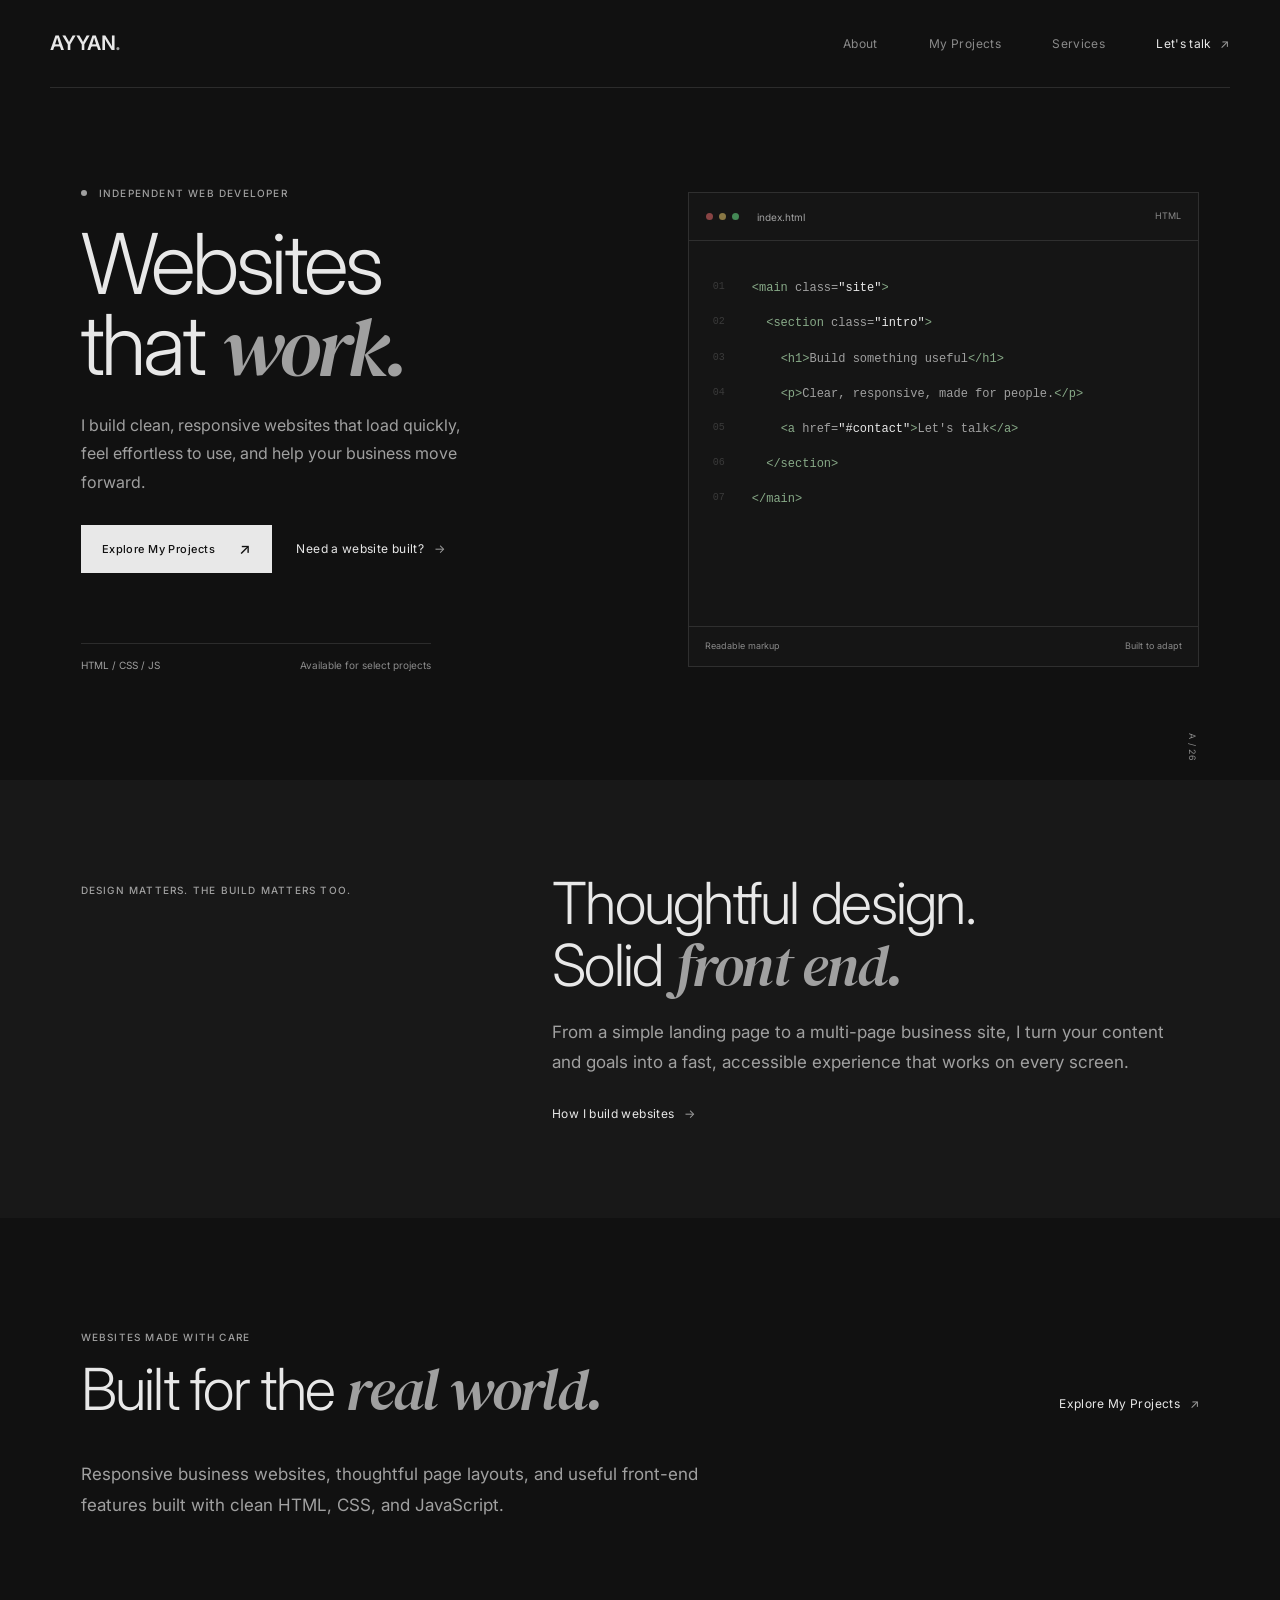
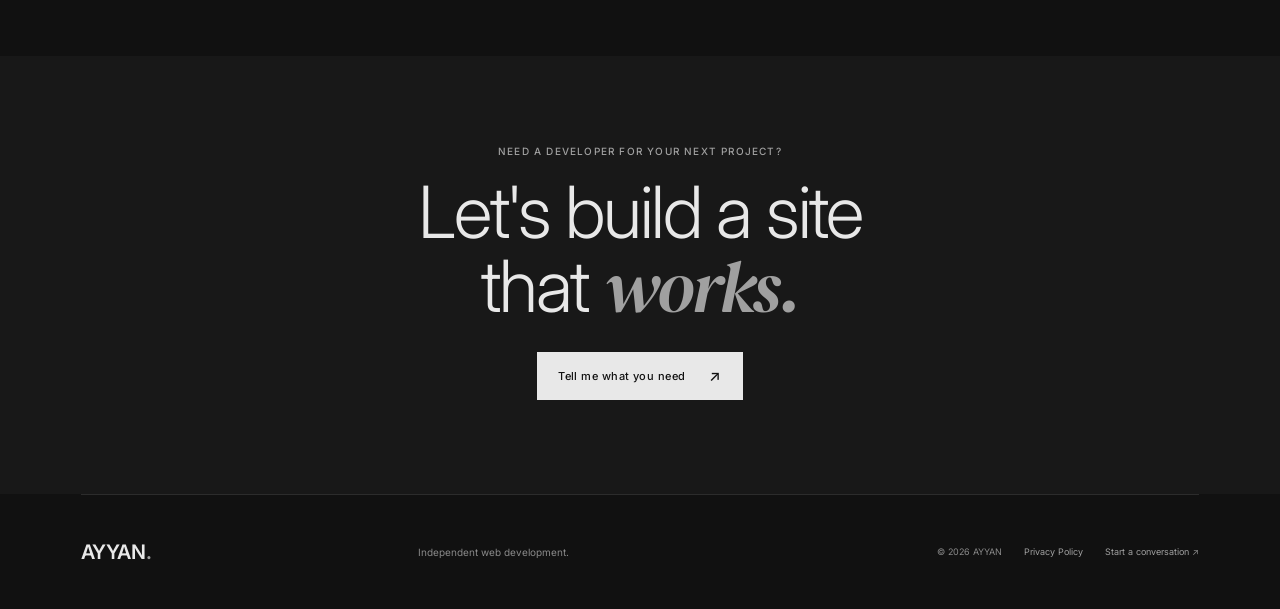
<file: index.html>
<!doctype html>
<html lang="en">
<head>
  <meta charset="utf-8">
  <meta name="viewport" content="width=device-width, initial-scale=1">
  <meta name="theme-color" content="#111111">
  <meta name="description" content="AYYAN builds fast, responsive websites and front-end experiences for independent businesses and growing teams.">
  <title>AYYAN — Web Developer</title>
  <link rel="canonical" href="https://ayyan.gt.tc/">
  <meta property="og:url" content="https://ayyan.gt.tc/">
  <meta property="og:type" content="website">
  <meta property="og:site_name" content="AYYAN">
  <meta property="og:title" content="AYYAN — Web Developer">
  <meta property="og:description" content="AYYAN builds fast, responsive websites and front-end experiences for independent businesses and growing teams.">
  <meta name="twitter:card" content="summary">
  <link rel="preconnect" href="https://fonts.googleapis.com">
  <link rel="preconnect" href="https://fonts.gstatic.com" crossorigin>
  <link rel="stylesheet" href="https://fonts.googleapis.com/css2?family=Inter:wght@300;400;500;600&family=DM+Serif+Display:ital@0;1&display=swap">
  <link rel="icon" href="favicon.svg" type="image/svg+xml">
  <link rel="stylesheet" href="style.css">
  <script src="script.js" defer></script>
</head>
<body data-page="home">
  <a class="skip-link" href="#main">Skip to content</a>
  <header class="site-header">
    <a class="wordmark" href="index.html" aria-label="AYYAN home">AYYAN<span class="wordmark-dot">.</span></a>
    <button class="menu-toggle" type="button" aria-expanded="false" aria-controls="primary-nav" aria-label="Open navigation"><span></span><span></span></button>
    <nav class="primary-nav" id="primary-nav" aria-label="Main navigation">
      <a href="about.html">About</a>
      <a href="projects.html">My Projects</a>
      <a href="services.html">Services</a>
      <a class="nav-contact" href="contact.html">Let's talk <span aria-hidden="true">↗</span></a>
    </nav>
  </header>
  <main id="main">
    <section class="home-hero page-shell">
      <div class="hero-copy">
        <p class="eyebrow"><span class="status-dot"></span> Independent web developer</p>
        <h1>Websites<br>that <em>work.</em></h1>
        <p class="hero-summary">I build clean, responsive websites that load quickly, feel effortless to use, and help your business move forward.</p>
        <div class="hero-actions">
          <a class="button button-primary" href="projects.html">Explore My Projects <span aria-hidden="true">↗</span></a>
          <a class="text-link" href="contact.html">Need a website built? <span aria-hidden="true">→</span></a>
        </div>
        <div class="hero-note"><span>HTML / CSS / JS</span><span>Available for select projects</span></div>
      </div>
      <figure class="hero-visual code-showcase" aria-label="A sample of responsive website code">
        <div class="editor-topbar"><span class="editor-dots"><i></i><i></i><i></i></span><span>index.html</span><span>HTML</span></div>
        <div class="editor-code" aria-hidden="true">
          <div><span class="line-number">01</span><code><b>&lt;main</b> class=<em>"site"</em><b>&gt;</b></code></div>
          <div><span class="line-number">02</span><code>&nbsp;&nbsp;<b>&lt;section</b> class=<em>"intro"</em><b>&gt;</b></code></div>
          <div><span class="line-number">03</span><code>&nbsp;&nbsp;&nbsp;&nbsp;<b>&lt;h1&gt;</b>Build something useful<b>&lt;/h1&gt;</b></code></div>
          <div><span class="line-number">04</span><code>&nbsp;&nbsp;&nbsp;&nbsp;<b>&lt;p&gt;</b>Clear, responsive, made for people.<b>&lt;/p&gt;</b></code></div>
          <div><span class="line-number">05</span><code>&nbsp;&nbsp;&nbsp;&nbsp;<b>&lt;a</b> href=<em>"#contact"</em><b>&gt;</b>Let's talk<b>&lt;/a&gt;</b></code></div>
          <div><span class="line-number">06</span><code>&nbsp;&nbsp;<b>&lt;/section&gt;</b></code></div>
          <div><span class="line-number">07</span><code><b>&lt;/main&gt;</b></code></div>
        </div>
        <figcaption><span>Readable markup</span><span>Built to adapt</span></figcaption>
      </figure>
      <span class="hero-index" aria-hidden="true">A / 26</span>
    </section>
    <section class="intro-band">
      <div class="page-shell intro-grid">
        <p class="eyebrow">Design matters. The build matters too.</p>
        <div>
          <h2>Thoughtful design.<br>Solid <em>front end.</em></h2>
          <p class="body-large">From a simple landing page to a multi-page business site, I turn your content and goals into a fast, accessible experience that works on every screen.</p>
          <a class="text-link" href="about.html">How I build websites <span aria-hidden="true">→</span></a>
        </div>
      </div>
    </section>
    <section class="featured-work page-shell section-space">
      <div class="section-heading">
        <div><p class="eyebrow">Websites made with care</p><h2>Built for the <em>real world.</em></h2></div>
        <a class="text-link" href="projects.html">Explore My Projects <span aria-hidden="true">↗</span></a>
      </div>
      <p class="body-large">Responsive business websites, thoughtful page layouts, and useful front-end features built with clean HTML, CSS, and JavaScript.</p>
    </section>
    <section class="home-cta">
      <div class="page-shell cta-inner">
        <p class="eyebrow">Need a developer for your next project?</p>
        <h2>Let's build a site<br>that <em>works.</em></h2>
        <a class="button button-light" href="contact.html">Tell me what you need <span aria-hidden="true">↗</span></a>
      </div>
    </section>
  </main>
  <footer class="site-footer page-shell">
    <a class="wordmark" href="index.html">AYYAN<span class="wordmark-dot">.</span></a>
    <p>Independent web development.</p>
    <div class="footer-right"><span>© <span data-year>2026</span> AYYAN</span><a href="privacy.html">Privacy Policy</a><a href="contact.html">Start a conversation <span aria-hidden="true">↗</span></a></div>
  </footer>
</body>
</html>
</file>
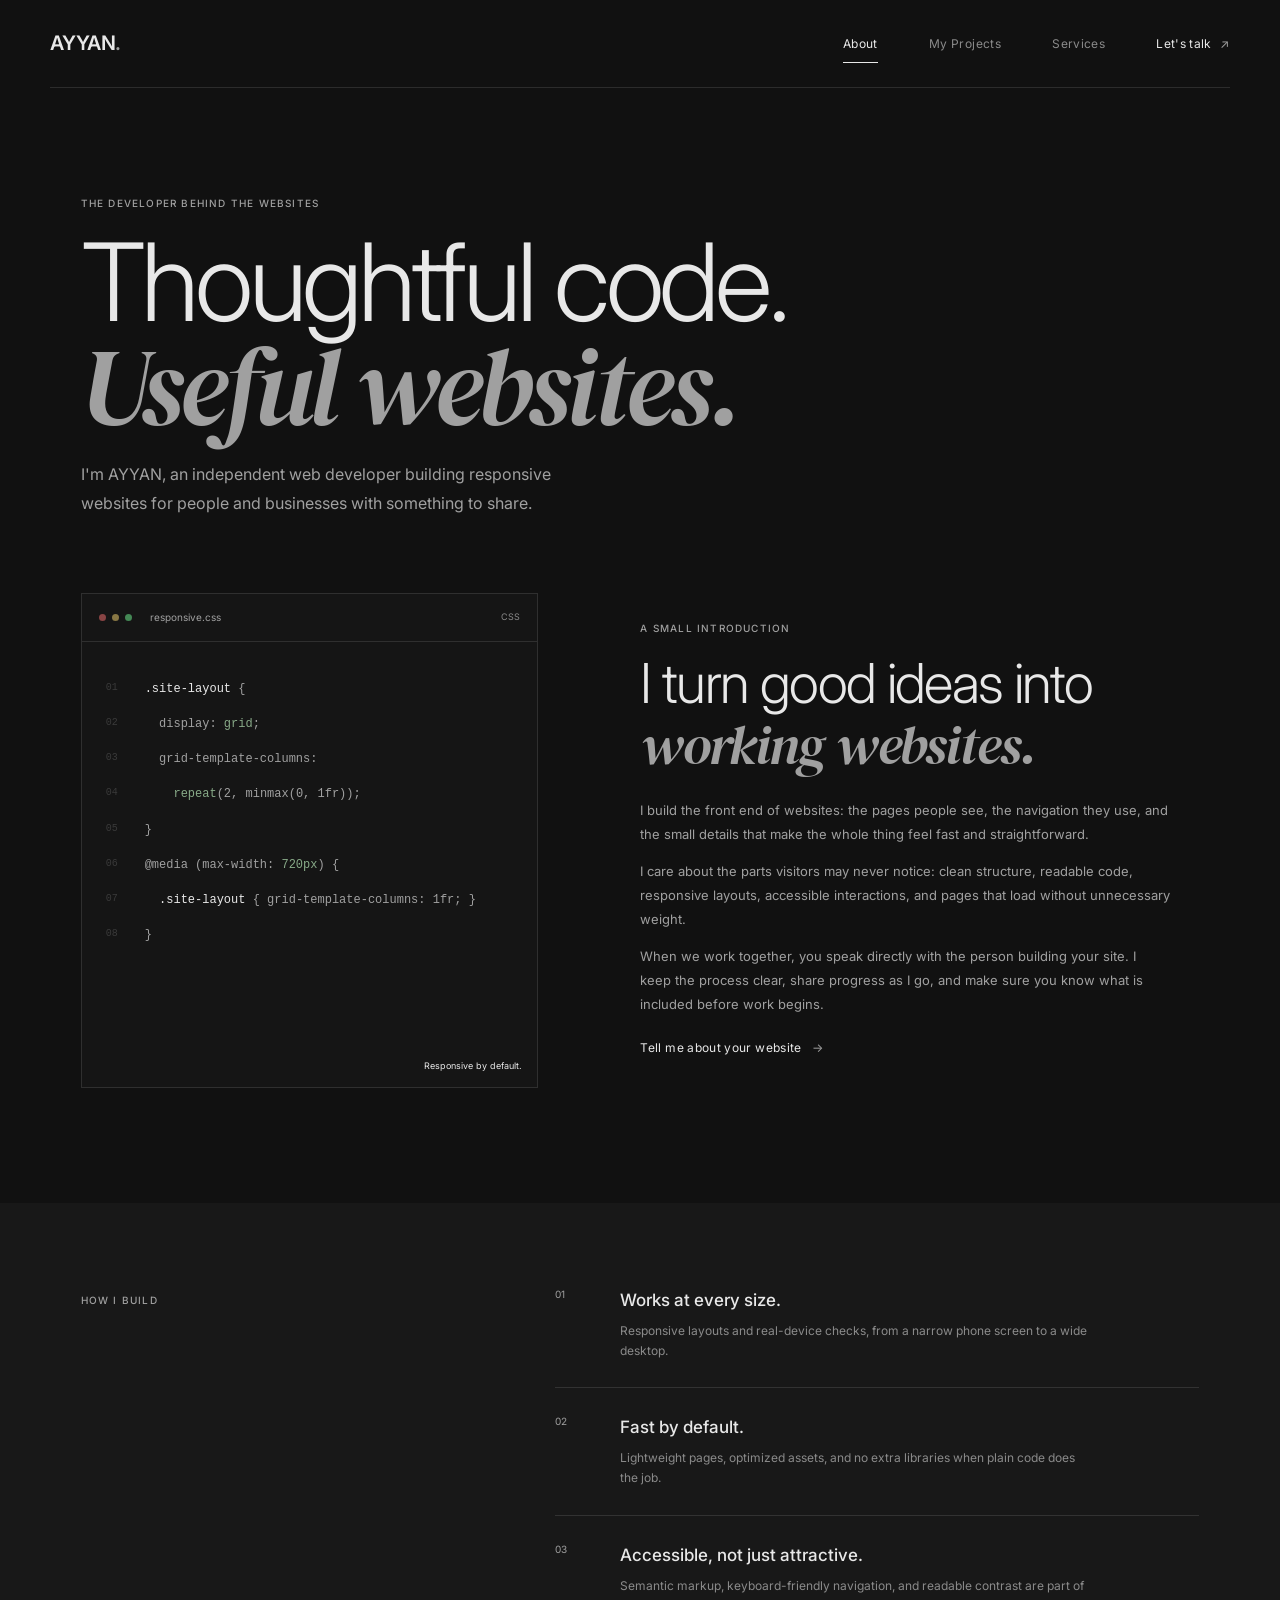
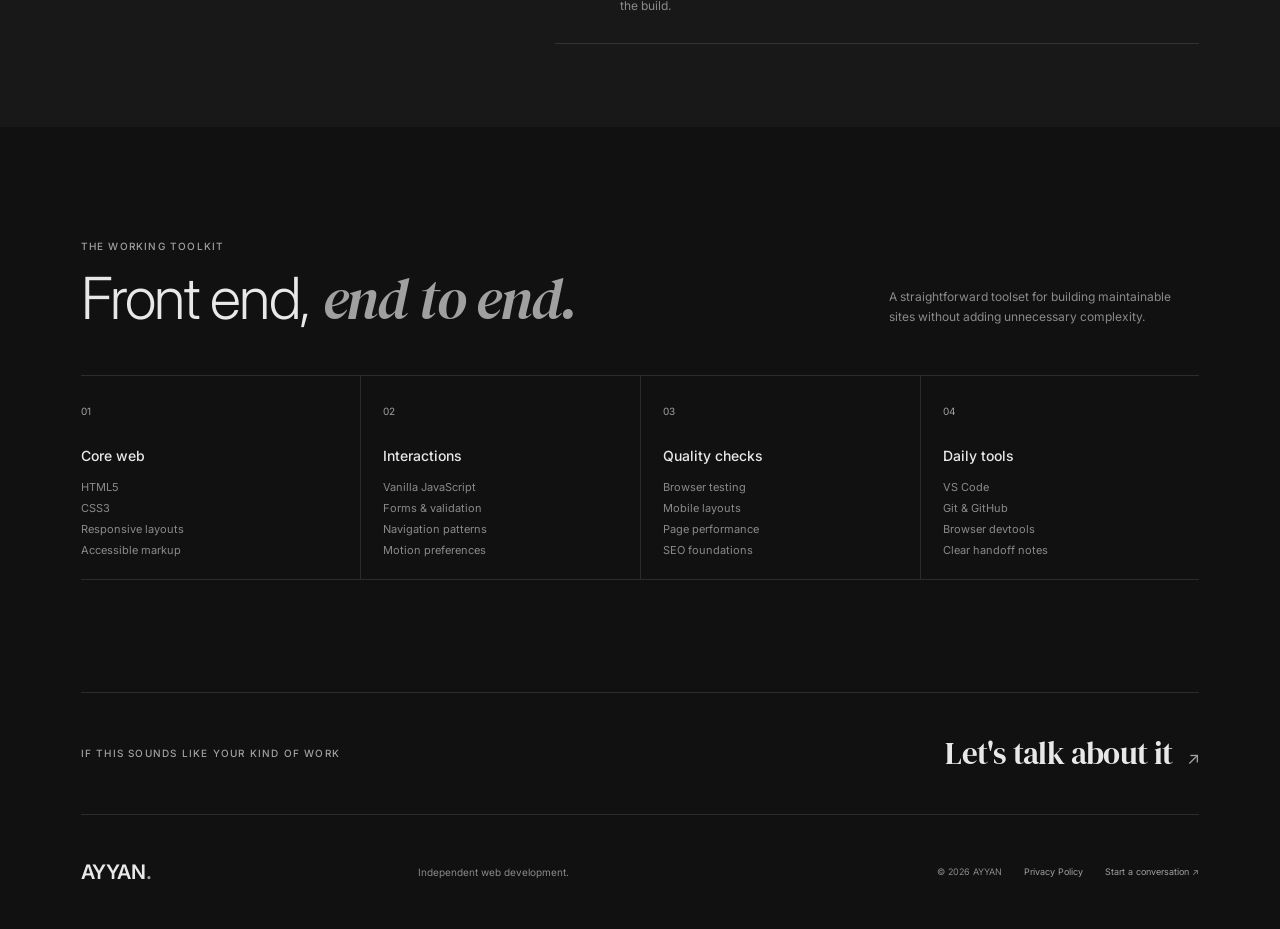
<file: about.html>
<!doctype html>
<html lang="en">
<head>
  <meta charset="utf-8">
  <meta name="viewport" content="width=device-width, initial-scale=1">
  <meta name="theme-color" content="#111111">
  <meta name="description" content="Meet AYYAN, an independent web developer building clear, responsive, reliable websites for people and small businesses.">
  <title>About AYYAN — Web Developer</title>
  <link rel="canonical" href="https://ayyan.gt.tc/about.html">
  <meta property="og:url" content="https://ayyan.gt.tc/about.html">
  <meta property="og:type" content="website">
  <meta property="og:site_name" content="AYYAN">
  <meta property="og:title" content="About AYYAN — Web Developer">
  <meta property="og:description" content="Meet AYYAN, an independent web developer building clear, responsive, reliable websites for people and small businesses.">
  <meta name="twitter:card" content="summary">
  <link rel="preconnect" href="https://fonts.googleapis.com">
  <link rel="preconnect" href="https://fonts.gstatic.com" crossorigin>
  <link rel="stylesheet" href="https://fonts.googleapis.com/css2?family=Inter:wght@300;400;500;600&family=DM+Serif+Display:ital@0;1&display=swap">
  <link rel="icon" href="favicon.svg" type="image/svg+xml">
  <link rel="stylesheet" href="style.css">
  <script src="script.js" defer></script>
</head>
<body data-page="about">
  <a class="skip-link" href="#main">Skip to content</a>
  <header class="site-header">
    <a class="wordmark" href="index.html" aria-label="AYYAN home">AYYAN<span class="wordmark-dot">.</span></a>
    <button class="menu-toggle" type="button" aria-expanded="false" aria-controls="primary-nav" aria-label="Open navigation"><span></span><span></span></button>
    <nav class="primary-nav" id="primary-nav" aria-label="Main navigation"><a href="about.html">About</a><a href="projects.html">My Projects</a><a href="services.html">Services</a><a class="nav-contact" href="contact.html">Let's talk <span aria-hidden="true">↗</span></a></nav>
  </header>
  <main id="main">
    <section class="page-intro page-shell"><p class="eyebrow">The developer behind the websites</p><h1>Thoughtful code.<br><em>Useful websites.</em></h1><p class="page-lede">I'm AYYAN, an independent web developer building responsive websites for people and businesses with something to share.</p></section>
    <section class="about-story page-shell split-section">
      <div class="about-code code-showcase" aria-label="A sample of responsive layout CSS">
        <div class="editor-topbar"><span class="editor-dots"><i></i><i></i><i></i></span><span>responsive.css</span><span>CSS</span></div>
        <div class="editor-code" aria-hidden="true">
          <div><span class="line-number">01</span><code><em>.site-layout</em> {</code></div>
          <div><span class="line-number">02</span><code>&nbsp;&nbsp;display: <b>grid</b>;</code></div>
          <div><span class="line-number">03</span><code>&nbsp;&nbsp;grid-template-columns:</code></div>
          <div><span class="line-number">04</span><code>&nbsp;&nbsp;&nbsp;&nbsp;<b>repeat</b>(2, minmax(0, 1fr));</code></div>
          <div><span class="line-number">05</span><code>}</code></div>
          <div><span class="line-number">06</span><code>@media (max-width: <b>720px</b>) {</code></div>
          <div><span class="line-number">07</span><code>&nbsp;&nbsp;<em>.site-layout</em> { grid-template-columns: 1fr; }</code></div>
          <div><span class="line-number">08</span><code>}</code></div>
        </div>
        <span class="photo-caption">Responsive by default.</span>
      </div>
      <div class="story-copy"><p class="eyebrow">A small introduction</p><h2>I turn good ideas into <em>working websites.</em></h2><p>I build the front end of websites: the pages people see, the navigation they use, and the small details that make the whole thing feel fast and straightforward.</p><p>I care about the parts visitors may never notice: clean structure, readable code, responsive layouts, accessible interactions, and pages that load without unnecessary weight.</p><p>When we work together, you speak directly with the person building your site. I keep the process clear, share progress as I go, and make sure you know what is included before work begins.</p><a class="text-link" href="contact.html">Tell me about your website <span aria-hidden="true">→</span></a></div>
    </section>
    <section class="principles-band"><div class="page-shell principles-layout"><p class="eyebrow">How I build</p><div class="principles-list"><article><span>01</span><div><h3>Works at every size.</h3><p>Responsive layouts and real-device checks, from a narrow phone screen to a wide desktop.</p></div></article><article><span>02</span><div><h3>Fast by default.</h3><p>Lightweight pages, optimized assets, and no extra libraries when plain code does the job.</p></div></article><article><span>03</span><div><h3>Accessible, not just attractive.</h3><p>Semantic markup, keyboard-friendly navigation, and readable contrast are part of the build.</p></div></article></div></div></section>
    <section class="skills-section page-shell section-space"><div class="section-heading"><div><p class="eyebrow">The working toolkit</p><h2>Front end, <em>end to end.</em></h2></div><p class="heading-aside">A straightforward toolset for building maintainable sites without adding unnecessary complexity.</p></div><div class="skills-grid"><div class="skill-group"><span class="skill-number">01</span><h3>Core web</h3><p>HTML5<br>CSS3<br>Responsive layouts<br>Accessible markup</p></div><div class="skill-group"><span class="skill-number">02</span><h3>Interactions</h3><p>Vanilla JavaScript<br>Forms & validation<br>Navigation patterns<br>Motion preferences</p></div><div class="skill-group"><span class="skill-number">03</span><h3>Quality checks</h3><p>Browser testing<br>Mobile layouts<br>Page performance<br>SEO foundations</p></div><div class="skill-group"><span class="skill-number">04</span><h3>Daily tools</h3><p>VS Code<br>Git & GitHub<br>Browser devtools<br>Clear handoff notes</p></div></div></section>
    <section class="about-end page-shell"><p class="eyebrow">If this sounds like your kind of work</p><a href="contact.html">Let's talk about it <span aria-hidden="true">↗</span></a></section>
  </main>
  <footer class="site-footer page-shell"><a class="wordmark" href="index.html">AYYAN<span class="wordmark-dot">.</span></a><p>Independent web development.</p><div class="footer-right"><span>© <span data-year>2026</span> AYYAN</span><a href="privacy.html">Privacy Policy</a><a href="contact.html">Start a conversation <span aria-hidden="true">↗</span></a></div></footer>
</body>
</html>
</file>
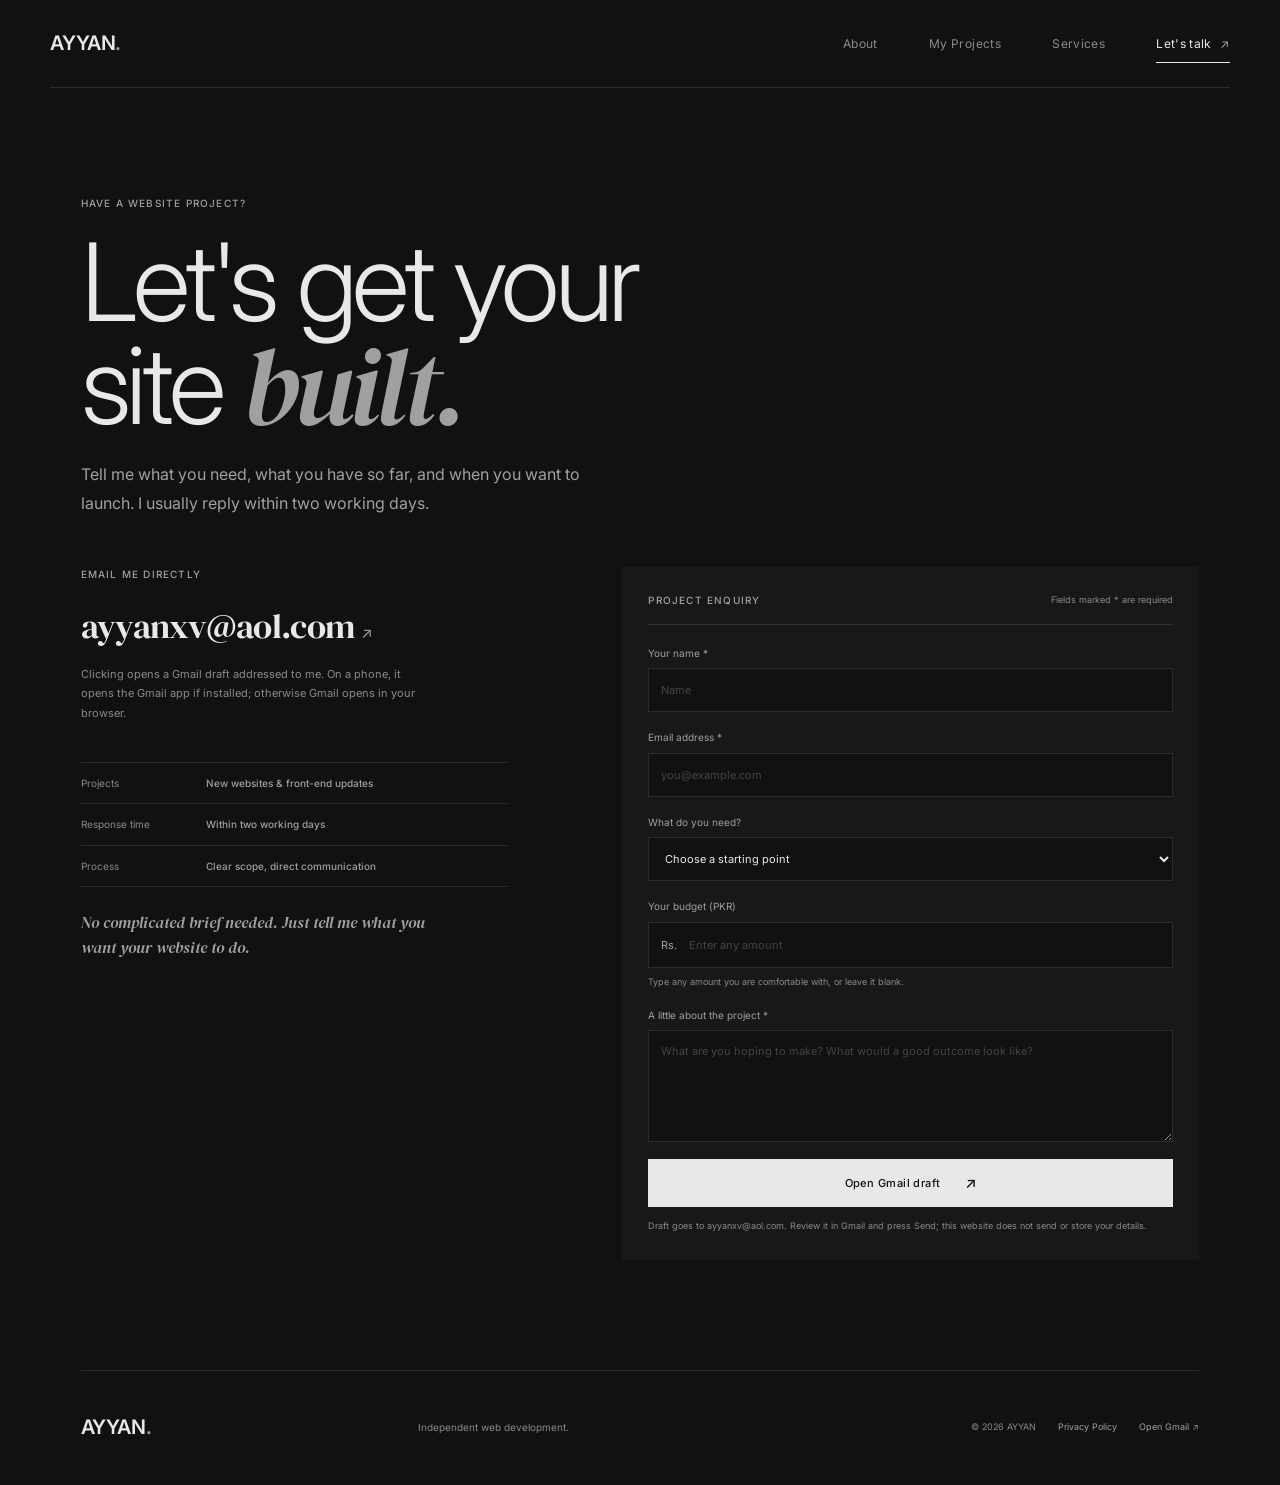
<file: contact.html>
<!doctype html>
<html lang="en">
<head>
  <meta charset="utf-8">
  <meta name="viewport" content="width=device-width, initial-scale=1">
  <meta name="theme-color" content="#111111">
  <meta name="description" content="Contact AYYAN about a responsive website, front-end development project, or website updates.">
  <title>Contact — AYYAN</title>
  <link rel="canonical" href="https://ayyan.gt.tc/contact.html">
  <meta property="og:url" content="https://ayyan.gt.tc/contact.html">
  <meta property="og:type" content="website">
  <meta property="og:site_name" content="AYYAN">
  <meta property="og:title" content="Contact — AYYAN">
  <meta property="og:description" content="Contact AYYAN about a responsive website, front-end development project, or website updates.">
  <meta name="twitter:card" content="summary">
  <link rel="preconnect" href="https://fonts.googleapis.com">
  <link rel="preconnect" href="https://fonts.gstatic.com" crossorigin>
  <link rel="stylesheet" href="https://fonts.googleapis.com/css2?family=Inter:wght@300;400;500;600&family=DM+Serif+Display:ital@0;1&display=swap">
  <link rel="icon" href="favicon.svg" type="image/svg+xml">
  <link rel="stylesheet" href="style.css">
  <script src="script.js" defer></script>
</head>
<body data-page="contact">
  <a class="skip-link" href="#main">Skip to content</a>
  <header class="site-header"><a class="wordmark" href="index.html" aria-label="AYYAN home">AYYAN<span class="wordmark-dot">.</span></a><button class="menu-toggle" type="button" aria-expanded="false" aria-controls="primary-nav" aria-label="Open navigation"><span></span><span></span></button><nav class="primary-nav" id="primary-nav" aria-label="Main navigation"><a href="about.html">About</a><a href="projects.html">My Projects</a><a href="services.html">Services</a><a class="nav-contact" href="contact.html">Let's talk <span aria-hidden="true">↗</span></a></nav></header>
  <main id="main">
    <section class="page-intro page-shell contact-intro"><p class="eyebrow">Have a website project?</p><h1>Let's get your<br>site <em>built.</em></h1><p class="page-lede">Tell me what you need, what you have so far, and when you want to launch. I usually reply within two working days.</p></section>
    <section class="contact-layout page-shell">
      <div class="contact-details"><p class="eyebrow">Email me directly</p><a class="contact-email gmail-compose-link" href="https://mail.google.com/mail/?view=cm&amp;fs=1&amp;to=ayyanxv%40aol.com" target="_blank" rel="noopener noreferrer" data-subject="Website project enquiry" data-body="Hi AYYAN,&#10;&#10;I would like to talk about a website project.&#10;">ayyanxv@aol.com <span aria-hidden="true">↗</span></a><p class="contact-aside">Clicking opens a Gmail draft addressed to me. On a phone, it opens the Gmail app if installed; otherwise Gmail opens in your browser.</p><div class="contact-facts"><div><span>Projects</span><strong>New websites & front-end updates</strong></div><div><span>Response time</span><strong>Within two working days</strong></div><div><span>Process</span><strong>Clear scope, direct communication</strong></div></div><p class="contact-note">No complicated brief needed. Just tell me what you want your website to do.</p></div>
      <form class="contact-form" id="contact-form" novalidate data-recipient="ayyanxv@aol.com">
        <div class="form-heading"><p class="eyebrow">Project enquiry</p><span>Fields marked * are required</span></div>
        <div class="form-row"><label for="name">Your name <span>*</span></label><input id="name" name="name" type="text" autocomplete="name" required minlength="2" placeholder="Name"><small class="field-error" aria-live="polite"></small></div>
        <div class="form-row"><label for="email">Email address <span>*</span></label><input id="email" name="email" type="email" autocomplete="email" required placeholder="you@example.com"><small class="field-error" aria-live="polite"></small></div>
        <div class="form-row"><label for="service">What do you need?</label><select id="service" name="service"><option value="">Choose a starting point</option><option>I want a new website built</option><option>Landing page</option><option>Business website</option><option>Updates & support</option><option>Something else</option></select></div>
        <div class="form-row"><label for="budget">Your budget (PKR)</label><div class="currency-input"><span aria-hidden="true">Rs.</span><input id="budget" name="budget" type="number" min="0" step="1" inputmode="numeric" placeholder="Enter any amount"></div><small class="field-hint">Type any amount you are comfortable with, or leave it blank.</small></div>
        <div class="form-row"><label for="message">A little about the project <span>*</span></label><textarea id="message" name="message" rows="4" required minlength="20" placeholder="What are you hoping to make? What would a good outcome look like?"></textarea><small class="field-error" aria-live="polite"></small></div>
        <button class="button button-primary form-submit" type="submit">Open Gmail draft <span aria-hidden="true">↗</span></button>
        <p class="form-status" id="form-status" role="status" aria-live="polite">Draft goes to ayyanxv@aol.com. Review it in Gmail and press Send; this website does not send or store your details.</p>
      </form>
    </section>
  </main>
  <footer class="site-footer page-shell"><a class="wordmark" href="index.html">AYYAN<span class="wordmark-dot">.</span></a><p>Independent web development.</p><div class="footer-right"><span>© <span data-year>2026</span> AYYAN</span><a href="privacy.html">Privacy Policy</a><a class="gmail-compose-link" href="https://mail.google.com/mail/?view=cm&amp;fs=1&amp;to=ayyanxv%40aol.com" target="_blank" rel="noopener noreferrer" data-subject="Website project enquiry" data-body="Hi AYYAN,&#10;&#10;I would like to talk about a website project.&#10;">Open Gmail <span aria-hidden="true">↗</span></a></div></footer>
</body>
</html>
</file>
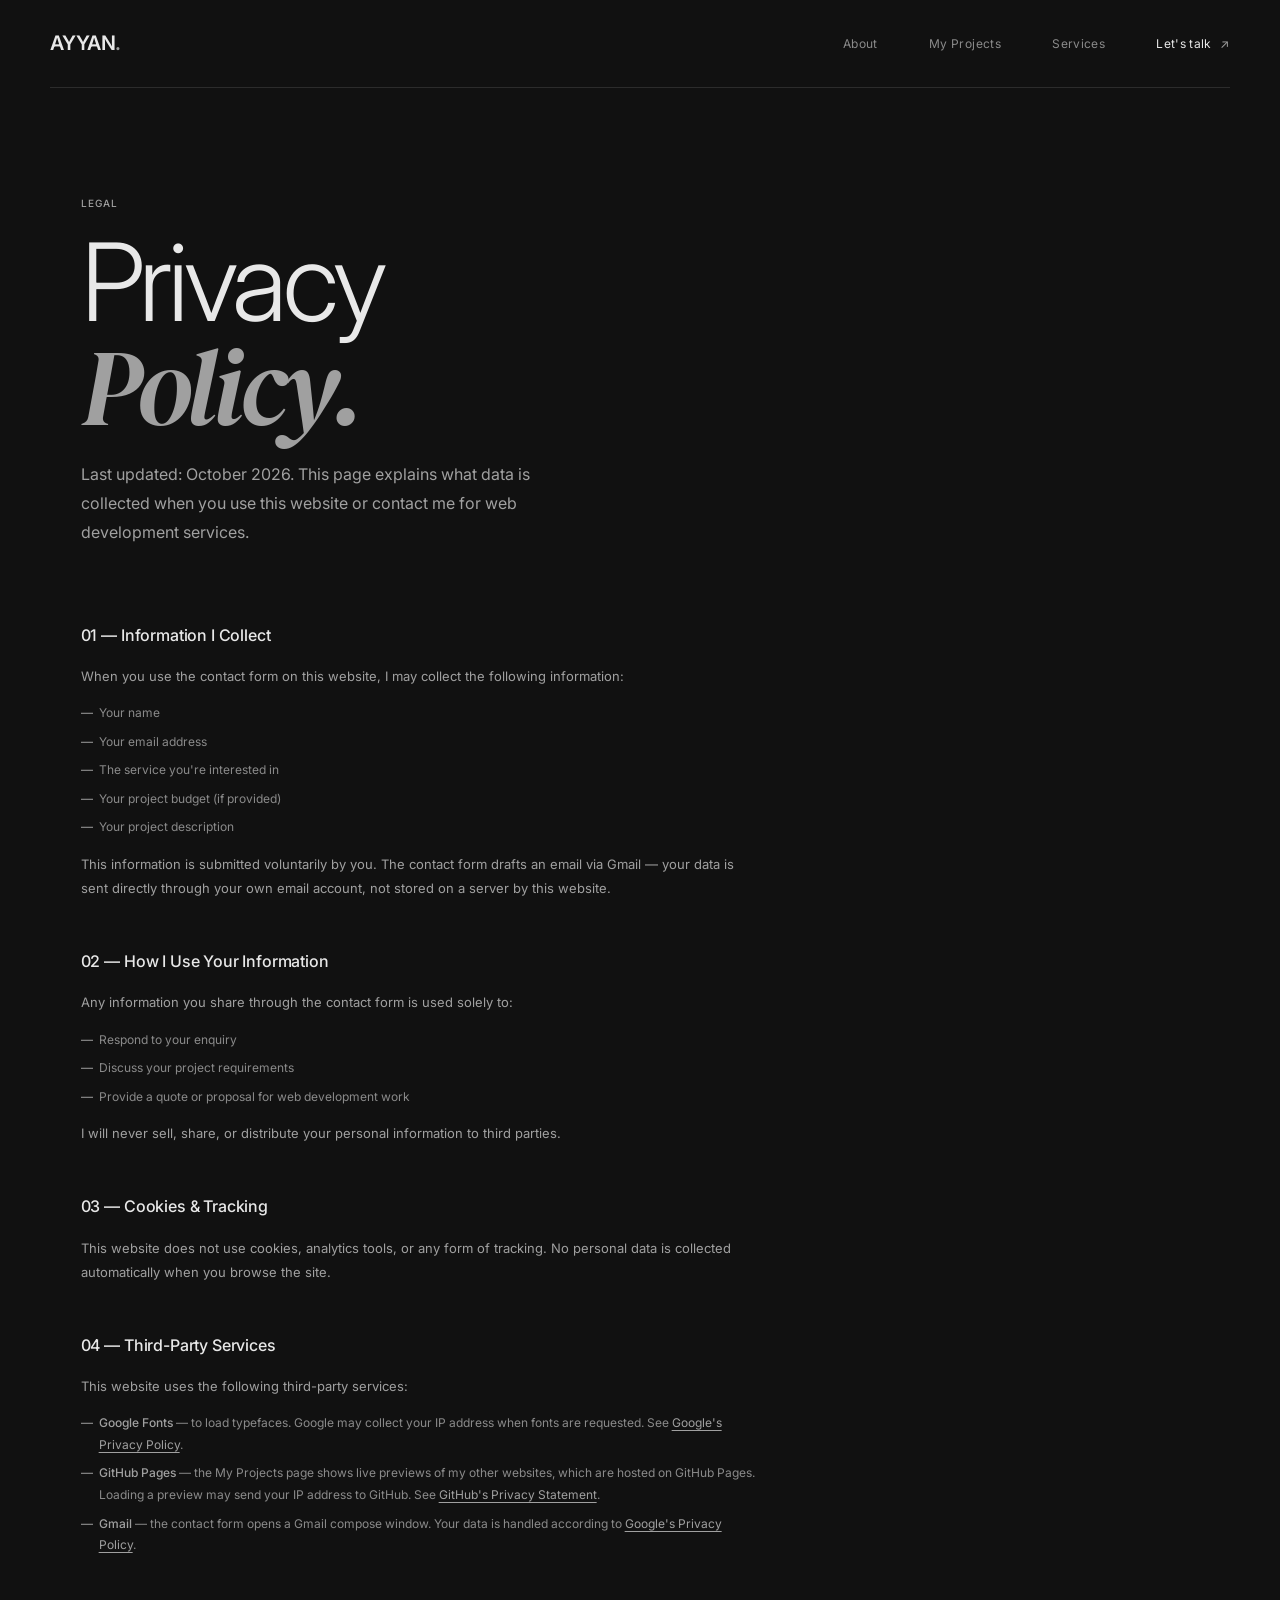
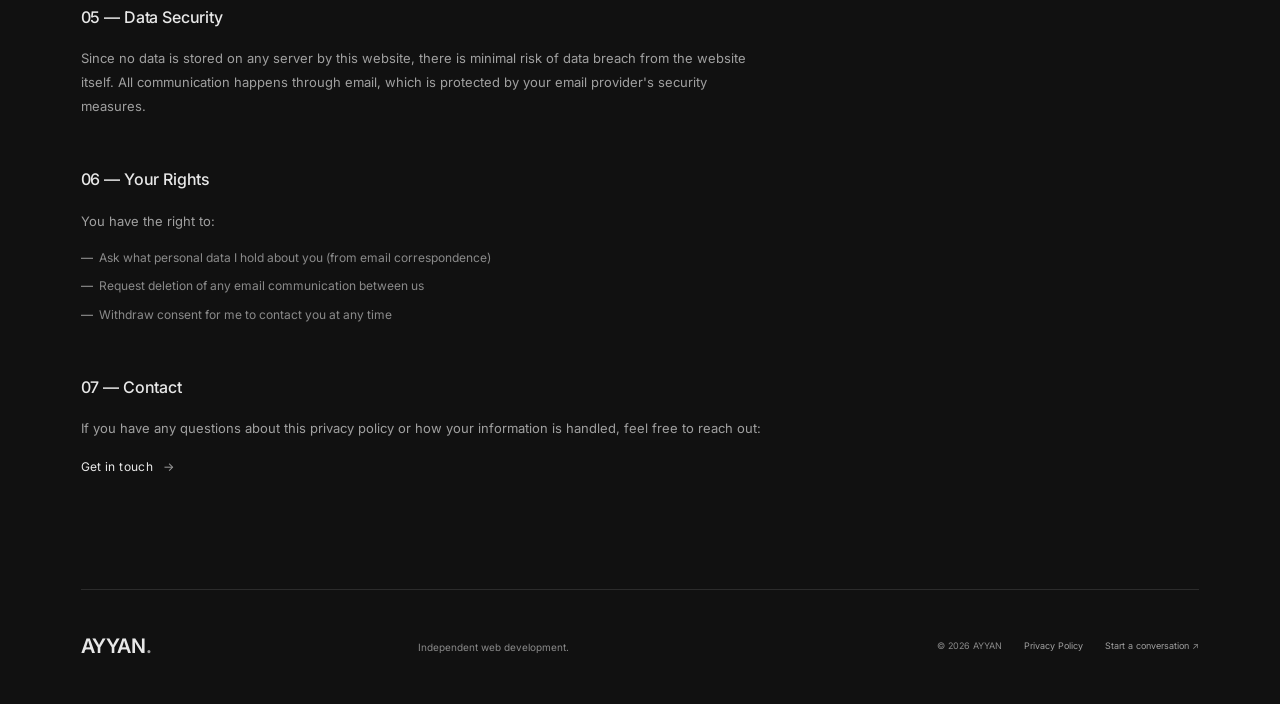
<file: privacy.html>
<!doctype html>
<html lang="en">
<head>
  <meta charset="utf-8">
  <meta name="viewport" content="width=device-width, initial-scale=1">
  <meta name="theme-color" content="#111111">
  <meta name="description" content="Privacy Policy for AYYAN — how your data is handled when using this website or contacting for web development services.">
  <title>Privacy Policy — AYYAN</title>
  <link rel="canonical" href="https://ayyan.gt.tc/privacy.html">
  <meta property="og:url" content="https://ayyan.gt.tc/privacy.html">
  <meta property="og:type" content="website">
  <meta property="og:site_name" content="AYYAN">
  <meta property="og:title" content="Privacy Policy — AYYAN">
  <meta property="og:description" content="Privacy Policy for AYYAN — how your data is handled when using this website or contacting for web development services.">
  <meta name="twitter:card" content="summary">
  <link rel="preconnect" href="https://fonts.googleapis.com">
  <link rel="preconnect" href="https://fonts.gstatic.com" crossorigin>
  <link rel="stylesheet" href="https://fonts.googleapis.com/css2?family=Inter:wght@300;400;500;600&family=DM+Serif+Display:ital@0;1&display=swap">
  <link rel="icon" href="favicon.svg" type="image/svg+xml">
  <link rel="stylesheet" href="style.css">
  <script src="script.js" defer></script>
</head>
<body data-page="privacy">
  <a class="skip-link" href="#main">Skip to content</a>
  <header class="site-header">
    <a class="wordmark" href="index.html" aria-label="AYYAN home">AYYAN<span class="wordmark-dot">.</span></a>
    <button class="menu-toggle" type="button" aria-expanded="false" aria-controls="primary-nav" aria-label="Open navigation"><span></span><span></span></button>
    <nav class="primary-nav" id="primary-nav" aria-label="Main navigation"><a href="about.html">About</a><a href="projects.html">My Projects</a><a href="services.html">Services</a><a class="nav-contact" href="contact.html">Let's talk <span aria-hidden="true">↗</span></a></nav>
  </header>
  <main id="main">
    <section class="page-intro page-shell">
      <p class="eyebrow">Legal</p>
      <h1>Privacy<br><em>Policy.</em></h1>
      <p class="page-lede">Last updated: October 2026. This page explains what data is collected when you use this website or contact me for web development services.</p>
    </section>
    <section class="privacy-content page-shell section-space">
      <div class="privacy-block">
        <h2>01 — Information I Collect</h2>
        <p>When you use the contact form on this website, I may collect the following information:</p>
        <ul>
          <li>Your name</li>
          <li>Your email address</li>
          <li>The service you're interested in</li>
          <li>Your project budget (if provided)</li>
          <li>Your project description</li>
        </ul>
        <p>This information is submitted voluntarily by you. The contact form drafts an email via Gmail — your data is sent directly through your own email account, not stored on a server by this website.</p>
      </div>
      <div class="privacy-block">
        <h2>02 — How I Use Your Information</h2>
        <p>Any information you share through the contact form is used solely to:</p>
        <ul>
          <li>Respond to your enquiry</li>
          <li>Discuss your project requirements</li>
          <li>Provide a quote or proposal for web development work</li>
        </ul>
        <p>I will never sell, share, or distribute your personal information to third parties.</p>
      </div>
      <div class="privacy-block">
        <h2>03 — Cookies & Tracking</h2>
        <p>This website does not use cookies, analytics tools, or any form of tracking. No personal data is collected automatically when you browse the site.</p>
      </div>
      <div class="privacy-block">
        <h2>04 — Third-Party Services</h2>
        <p>This website uses the following third-party services:</p>
        <ul>
          <li><strong>Google Fonts</strong> — to load typefaces. Google may collect your IP address when fonts are requested. See <a href="https://policies.google.com/privacy" target="_blank" rel="noopener">Google's Privacy Policy</a>.</li>
          <li><strong>GitHub Pages</strong> — the My Projects page shows live previews of my other websites, which are hosted on GitHub Pages. Loading a preview may send your IP address to GitHub. See <a href="https://docs.github.com/en/site-policy/privacy-policies/github-general-privacy-statement" target="_blank" rel="noopener">GitHub's Privacy Statement</a>.</li>
          <li><strong>Gmail</strong> — the contact form opens a Gmail compose window. Your data is handled according to <a href="https://policies.google.com/privacy" target="_blank" rel="noopener">Google's Privacy Policy</a>.</li>
        </ul>
      </div>
      <div class="privacy-block">
        <h2>05 — Data Security</h2>
        <p>Since no data is stored on any server by this website, there is minimal risk of data breach from the website itself. All communication happens through email, which is protected by your email provider's security measures.</p>
      </div>
      <div class="privacy-block">
        <h2>06 — Your Rights</h2>
        <p>You have the right to:</p>
        <ul>
          <li>Ask what personal data I hold about you (from email correspondence)</li>
          <li>Request deletion of any email communication between us</li>
          <li>Withdraw consent for me to contact you at any time</li>
        </ul>
      </div>
      <div class="privacy-block">
        <h2>07 — Contact</h2>
        <p>If you have any questions about this privacy policy or how your information is handled, feel free to reach out:</p>
        <a class="text-link" href="contact.html">Get in touch <span aria-hidden="true">→</span></a>
      </div>
    </section>
  </main>
  <footer class="site-footer page-shell"><a class="wordmark" href="index.html">AYYAN<span class="wordmark-dot">.</span></a><p>Independent web development.</p><div class="footer-right"><span>© <span data-year>2026</span> AYYAN</span><a href="privacy.html">Privacy Policy</a><a href="contact.html">Start a conversation <span aria-hidden="true">↗</span></a></div></footer>
</body>
</html>
</file>
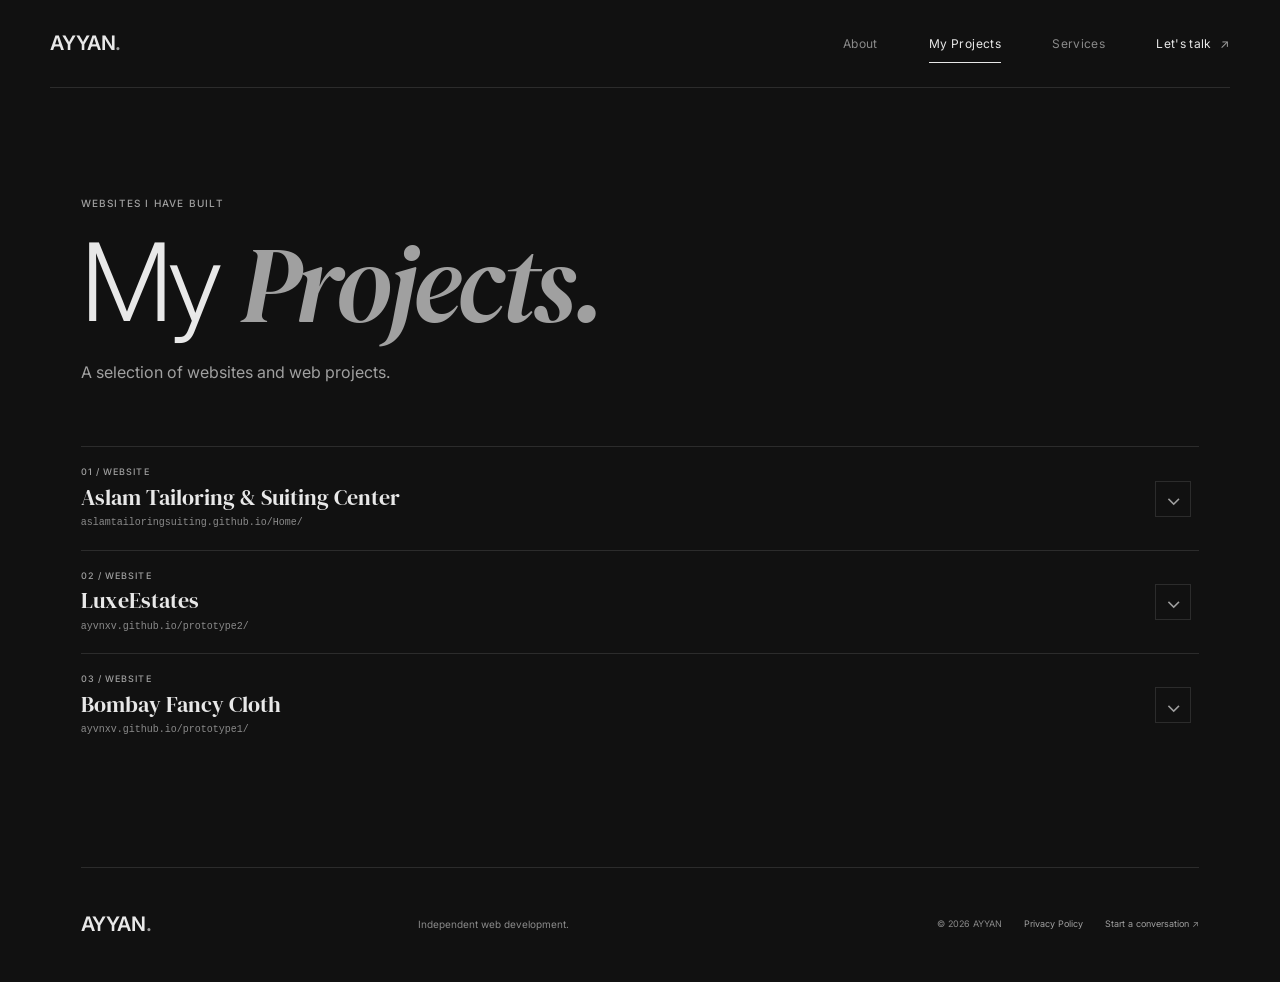
<file: projects.html>
<!doctype html>
<html lang="en">
<head>
  <meta charset="utf-8">
  <meta name="viewport" content="width=device-width, initial-scale=1">
  <meta name="theme-color" content="#111111">
  <meta name="description" content="See AYYAN's web development projects including Aslam Tailoring, LuxeEstates, and Bombay Fancy Cloth.">
  <title>My Projects — AYYAN</title>
  <link rel="canonical" href="https://ayyan.gt.tc/projects.html">
  <meta property="og:url" content="https://ayyan.gt.tc/projects.html">
  <meta property="og:type" content="website">
  <meta property="og:site_name" content="AYYAN">
  <meta property="og:title" content="My Projects — AYYAN">
  <meta property="og:description" content="See AYYAN's web development projects including Aslam Tailoring, LuxeEstates, and Bombay Fancy Cloth.">
  <meta name="twitter:card" content="summary">
  <link rel="preconnect" href="https://fonts.googleapis.com">
  <link rel="preconnect" href="https://fonts.gstatic.com" crossorigin>
  <link rel="stylesheet" href="https://fonts.googleapis.com/css2?family=Inter:wght@300;400;500;600&family=DM+Serif+Display:ital@0;1&display=swap">
  <link rel="icon" href="favicon.svg" type="image/svg+xml">
  <link rel="stylesheet" href="style.css">
  <script src="script.js" defer></script>
</head>
<body data-page="projects">
  <a class="skip-link" href="#main">Skip to content</a>
  <header class="site-header"><a class="wordmark" href="index.html" aria-label="AYYAN home">AYYAN<span class="wordmark-dot">.</span></a><button class="menu-toggle" type="button" aria-expanded="false" aria-controls="primary-nav" aria-label="Open navigation"><span></span><span></span></button><nav class="primary-nav" id="primary-nav" aria-label="Main navigation"><a href="about.html">About</a><a href="projects.html" aria-current="page">My Projects</a><a href="services.html">Services</a><a class="nav-contact" href="contact.html">Let's talk <span aria-hidden="true">↗</span></a></nav></header>
  <main id="main">
    <section class="page-intro page-shell projects-intro"><p class="eyebrow">Websites I have built</p><h1>My <em>Projects.</em></h1><p class="page-lede">A selection of websites and web projects.</p></section>
    <section class="my-projects-list page-shell" aria-label="My projects">
      
      <!-- 01: Aslam Tailoring -->
      <details class="project-entry" id="aslam-tailoring">
        <summary class="project-summary"><span class="project-summary-copy"><span class="eyebrow">01 / WEBSITE</span><strong>Aslam Tailoring & Suiting Center</strong><span class="project-summary-url">aslamtailoringsuiting.github.io/Home/</span></span><span class="project-chevron" aria-hidden="true">⌄</span></summary>
        <div class="project-preview-panel"><div class="project-preview-toolbar"><span>Live website preview</span><a href="https://aslamtailoringsuiting.github.io/Home/" target="_blank" rel="noopener noreferrer">Open in new tab <span aria-hidden="true">↗</span></a></div><iframe src="https://aslamtailoringsuiting.github.io/Home/" title="Aslam Tailoring & Suiting Center live homepage" loading="lazy" referrerpolicy="strict-origin-when-cross-origin"></iframe></div>
      </details>

      <!-- 02: LuxeEstates -->
      <details class="project-entry" id="luxe-estates">
        <summary class="project-summary"><span class="project-summary-copy"><span class="eyebrow">02 / WEBSITE</span><strong>LuxeEstates</strong><span class="project-summary-url">ayvnxv.github.io/prototype2/</span></span><span class="project-chevron" aria-hidden="true">⌄</span></summary>
        <div class="project-preview-panel"><div class="project-preview-toolbar"><span>Live website preview</span><a href="https://ayvnxv.github.io/prototype2/" target="_blank" rel="noopener noreferrer">Open in new tab <span aria-hidden="true">↗</span></a></div><iframe src="https://ayvnxv.github.io/prototype2/" title="LuxeEstates live homepage" loading="lazy" referrerpolicy="strict-origin-when-cross-origin"></iframe></div>
      </details>

      <!-- 03: Bombay Fancy Cloth -->
      <details class="project-entry" id="bombay-fancy-cloth">
        <summary class="project-summary"><span class="project-summary-copy"><span class="eyebrow">03 / WEBSITE</span><strong>Bombay Fancy Cloth</strong><span class="project-summary-url">ayvnxv.github.io/prototype1/</span></span><span class="project-chevron" aria-hidden="true">⌄</span></summary>
        <div class="project-preview-panel"><div class="project-preview-toolbar"><span>Live website preview</span><a href="https://ayvnxv.github.io/prototype1/" target="_blank" rel="noopener noreferrer">Open in new tab <span aria-hidden="true">↗</span></a></div><iframe src="https://ayvnxv.github.io/prototype1/" title="Bombay Fancy Cloth live homepage" loading="lazy" referrerpolicy="strict-origin-when-cross-origin"></iframe></div>
      </details>
    </section>
  </main>
  <footer class="site-footer page-shell"><a class="wordmark" href="index.html">AYYAN<span class="wordmark-dot">.</span></a><p>Independent web development.</p><div class="footer-right"><span>© <span data-year>2026</span> AYYAN</span><a href="privacy.html">Privacy Policy</a><a href="contact.html">Start a conversation <span aria-hidden="true">↗</span></a></div></footer>
</body>
</html>
</file>
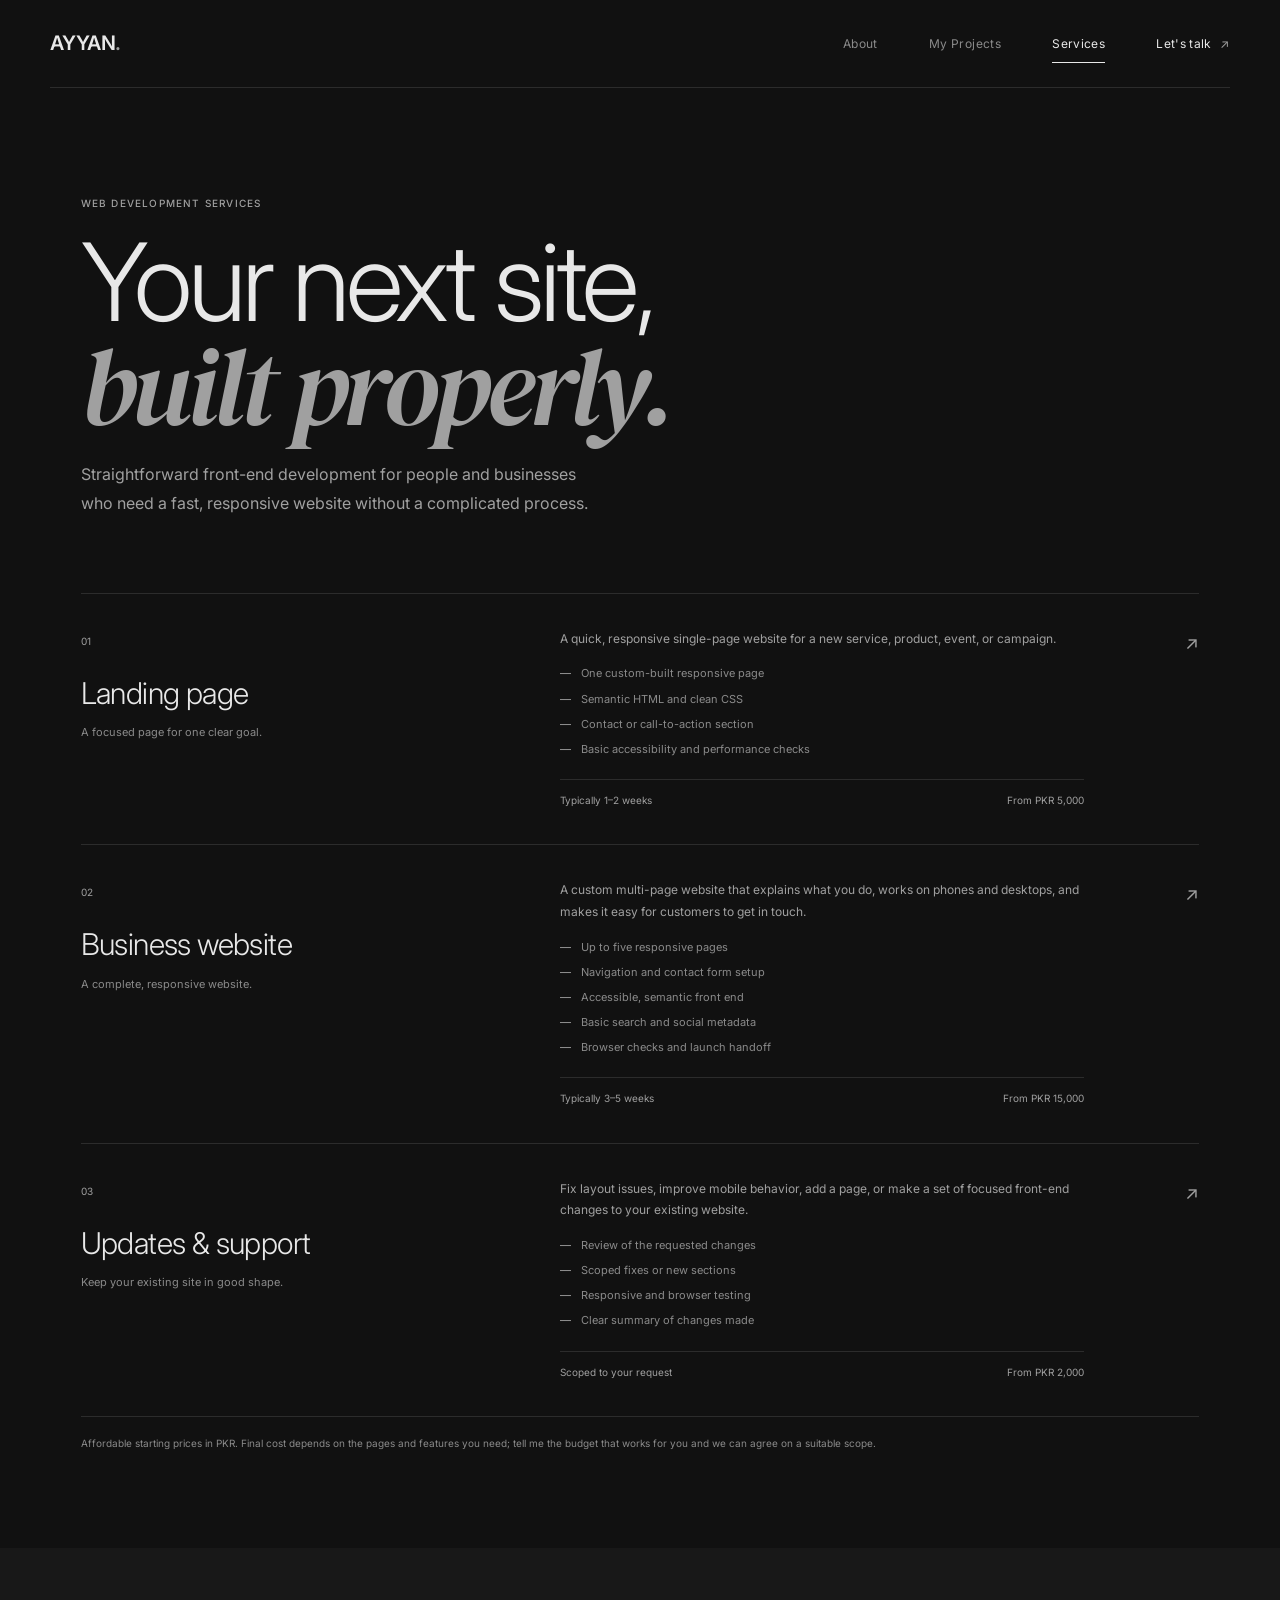
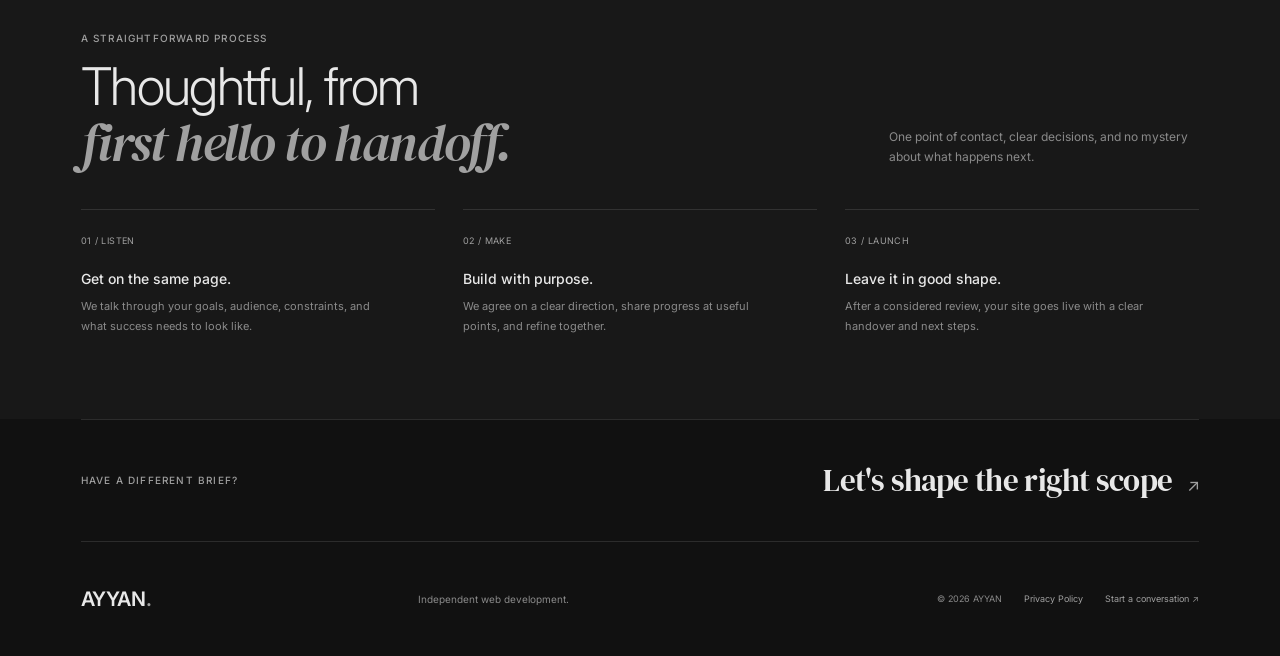
<file: services.html>
<!doctype html>
<html lang="en">
<head>
  <meta charset="utf-8">
  <meta name="viewport" content="width=device-width, initial-scale=1">
  <meta name="theme-color" content="#111111">
  <meta name="description" content="Explore AYYAN's front-end development services: landing pages, multi-page business websites, and ongoing website support.">
  <title>Web Development Services — AYYAN</title>
  <link rel="canonical" href="https://ayyan.gt.tc/services.html">
  <meta property="og:url" content="https://ayyan.gt.tc/services.html">
  <meta property="og:type" content="website">
  <meta property="og:site_name" content="AYYAN">
  <meta property="og:title" content="Web Development Services — AYYAN">
  <meta property="og:description" content="Explore AYYAN's front-end development services: landing pages, multi-page business websites, and ongoing website support.">
  <meta name="twitter:card" content="summary">
  <link rel="preconnect" href="https://fonts.googleapis.com">
  <link rel="preconnect" href="https://fonts.gstatic.com" crossorigin>
  <link rel="stylesheet" href="https://fonts.googleapis.com/css2?family=Inter:wght@300;400;500;600&family=DM+Serif+Display:ital@0;1&display=swap">
  <link rel="icon" href="favicon.svg" type="image/svg+xml">
  <link rel="stylesheet" href="style.css">
  <script src="script.js" defer></script>
</head>
<body data-page="services">
  <a class="skip-link" href="#main">Skip to content</a>
  <header class="site-header"><a class="wordmark" href="index.html" aria-label="AYYAN home">AYYAN<span class="wordmark-dot">.</span></a><button class="menu-toggle" type="button" aria-expanded="false" aria-controls="primary-nav" aria-label="Open navigation"><span></span><span></span></button><nav class="primary-nav" id="primary-nav" aria-label="Main navigation"><a href="about.html">About</a><a href="projects.html">My Projects</a><a href="services.html">Services</a><a class="nav-contact" href="contact.html">Let's talk <span aria-hidden="true">↗</span></a></nav></header>
  <main id="main">
    <section class="page-intro page-shell"><p class="eyebrow">Web development services</p><h1>Your next site,<br><em>built properly.</em></h1><p class="page-lede">Straightforward front-end development for people and businesses who need a fast, responsive website without a complicated process.</p></section>
    <section class="services-list page-shell">
      <article class="service-row"><div class="service-label"><span class="service-index">01</span><h2>Landing page</h2><p>A focused page for one clear goal.</p></div><div class="service-description"><p>A quick, responsive single-page website for a new service, product, event, or campaign.</p><ul><li>One custom-built responsive page</li><li>Semantic HTML and clean CSS</li><li>Contact or call-to-action section</li><li>Basic accessibility and performance checks</li></ul><div class="service-meta"><span>Typically 1–2 weeks</span><span>From PKR 5,000</span></div></div><a class="service-link" href="contact.html?service=landing-page" aria-label="Ask about a landing page">↗</a></article>
      <article class="service-row"><div class="service-label"><span class="service-index">02</span><h2>Business website</h2><p>A complete, responsive website.</p></div><div class="service-description"><p>A custom multi-page website that explains what you do, works on phones and desktops, and makes it easy for customers to get in touch.</p><ul><li>Up to five responsive pages</li><li>Navigation and contact form setup</li><li>Accessible, semantic front end</li><li>Basic search and social metadata</li><li>Browser checks and launch handoff</li></ul><div class="service-meta"><span>Typically 3–5 weeks</span><span>From PKR 15,000</span></div></div><a class="service-link" href="contact.html?service=business-site" aria-label="Ask about a business website">↗</a></article>
      <article class="service-row"><div class="service-label"><span class="service-index">03</span><h2>Updates & support</h2><p>Keep your existing site in good shape.</p></div><div class="service-description"><p>Fix layout issues, improve mobile behavior, add a page, or make a set of focused front-end changes to your existing website.</p><ul><li>Review of the requested changes</li><li>Scoped fixes or new sections</li><li>Responsive and browser testing</li><li>Clear summary of changes made</li></ul><div class="service-meta"><span>Scoped to your request</span><span>From PKR 2,000</span></div></div><a class="service-link" href="contact.html?service=maintenance" aria-label="Ask about website updates">↗</a></article>
    </section>
    <p class="pricing-note page-shell">Affordable starting prices in PKR. Final cost depends on the pages and features you need; tell me the budget that works for you and we can agree on a suitable scope.</p>
    <section class="process-band"><div class="page-shell"><div class="section-heading"><div><p class="eyebrow">A straightforward process</p><h2>Thoughtful, from<br><em>first hello to handoff.</em></h2></div><p class="heading-aside">One point of contact, clear decisions, and no mystery about what happens next.</p></div><div class="process-steps"><article><span>01 / Listen</span><h3>Get on the same page.</h3><p>We talk through your goals, audience, constraints, and what success needs to look like.</p></article><article><span>02 / Make</span><h3>Build with purpose.</h3><p>We agree on a clear direction, share progress at useful points, and refine together.</p></article><article><span>03 / Launch</span><h3>Leave it in good shape.</h3><p>After a considered review, your site goes live with a clear handover and next steps.</p></article></div></div></section>
    <section class="about-end page-shell"><p class="eyebrow">Have a different brief?</p><a href="contact.html">Let's shape the right scope <span aria-hidden="true">↗</span></a></section>
  </main>
  <footer class="site-footer page-shell"><a class="wordmark" href="index.html">AYYAN<span class="wordmark-dot">.</span></a><p>Independent web development.</p><div class="footer-right"><span>© <span data-year>2026</span> AYYAN</span><a href="privacy.html">Privacy Policy</a><a href="contact.html">Start a conversation <span aria-hidden="true">↗</span></a></div></footer>
</body>
</html>
</file>
<file: style.css>
:root { color-scheme: dark; --ink: #111111; --ink-soft: #181818; --ink-raised: #1e1e1e; --paper: #e8e8e8; --paper-dim: #a0a0a0; --muted: #8a8a8a; --line: rgba(232, 232, 232, .12); --accent: #e8e8e8; --accent-light: #c0c0c0; --body-font: 'Inter', -apple-system, 'Segoe UI', sans-serif; --display-font: 'DM Serif Display', Georgia, serif; --page-width: 1240px; --gutter: clamp(24px, 6.3vw, 96px); }
* { box-sizing: border-box; }
html { scroll-behavior: smooth; scroll-padding-top: 90px; }
body { margin: 0; background: var(--ink); color: var(--paper); font-family: var(--body-font); font-size: 15px; line-height: 1.65; -webkit-font-smoothing: antialiased; }
body.menu-open { overflow: hidden; }
img { display: block; width: 100%; height: 100%; object-fit: cover; }
a { color: inherit; text-decoration: none; }
button, input, select, textarea { font: inherit; }
button, a { -webkit-tap-highlight-color: transparent; }
::selection { background: var(--paper); color: var(--ink); }
.skip-link { position: fixed; z-index: 30; top: 12px; left: 12px; padding: 10px 16px; transform: translateY(-150%); background: var(--paper); color: var(--ink); }
.skip-link:focus { transform: translateY(0); }
.page-shell { width: min(var(--page-width), calc(100% - var(--gutter) * 2)); margin-inline: auto; }
.site-header { position: relative; z-index: 10; display: flex; align-items: center; justify-content: space-between; width: min(1440px, calc(100% - var(--gutter) * 1.25)); min-height: 88px; margin-inline: auto; border-bottom: 1px solid var(--line); }
  .wordmark { font-size: 20px; font-weight: 600; letter-spacing: -.02em; }
.wordmark-dot, .title-period { color: var(--paper-dim); }
.primary-nav { display: flex; align-items: center; gap: clamp(26px, 4vw, 58px); }
.primary-nav a { position: relative; padding: 8px 0; color: var(--muted); font-size: 12px; font-weight: 400; letter-spacing: .03em; transition: color .25s ease; }
.primary-nav a:hover, .primary-nav a[aria-current="page"] { color: var(--paper); }
.primary-nav a[aria-current="page"]::after { position: absolute; right: 0; bottom: -2px; left: 0; height: 1px; background: var(--paper); content: ''; }
.primary-nav .nav-contact { color: var(--paper); }
.nav-contact span { margin-left: 5px; color: var(--paper-dim); }
.menu-toggle { display: none; }
.eyebrow { margin: 0; color: var(--paper-dim); font-size: 10px; font-weight: 500; letter-spacing: .12em; line-height: 1.5; text-transform: uppercase; }
.status-dot { display: inline-block; width: 6px; height: 6px; margin-right: 8px; border-radius: 50%; background: var(--paper-dim); vertical-align: 1px; }
h1, h2, h3, p, figure { margin-top: 0; }
h1, h2 { font-weight: 300; }
h1 em, h2 em { color: var(--paper-dim); font-family: var(--display-font); font-weight: 400; }
.text-link { display: inline-flex; align-items: center; gap: 10px; color: var(--paper); font-size: 12px; letter-spacing: .03em; }
.text-link span { color: var(--paper-dim); transition: transform .3s ease; }
.text-link:hover span { transform: translateX(4px); }
.button { display: inline-flex; min-height: 48px; align-items: center; justify-content: center; gap: 24px; padding: 0 20px; border: 1px solid transparent; font-size: 11px; font-weight: 500; letter-spacing: .04em; transition: background .25s ease, color .25s ease, border-color .25s ease; }
.button span { font-size: 15px; }
.button-primary { background: var(--paper); color: var(--ink); }
.button-primary:hover { background: transparent; color: var(--paper); border-color: var(--paper); }
.button-light { background: var(--paper); color: var(--ink); }
.button-light:hover { background: transparent; color: var(--paper); border-color: var(--paper); }
.section-space { padding-block: 112px; }
.home-hero { position: relative; display: grid; min-height: 670px; grid-template-columns: 1.03fr .97fr; align-items: center; gap: clamp(28px, 5vw, 74px); padding-block: 68px 76px; }
.hero-copy { position: relative; z-index: 1; padding-block: 30px; }
.hero-copy h1 { margin: 22px 0 24px; font-size: 84px; letter-spacing: -.04em; line-height: .97; }
.hero-copy h1 em { font-size: .96em; }
.hero-summary { max-width: 395px; margin-bottom: 28px; color: var(--paper-dim); font-size: 16px; line-height: 1.8; }
.hero-actions { display: flex; align-items: center; flex-wrap: wrap; gap: 24px; }
.hero-note { display: flex; max-width: 350px; justify-content: space-between; margin-top: 70px; padding-top: 13px; border-top: 1px solid var(--line); color: var(--muted); font-size: 10px; }
.hero-note span:first-child { color: var(--paper-dim); }
.hero-visual { position: relative; height: 475px; margin: 0; background: var(--ink-raised); }
.code-showcase { position: relative; overflow: hidden; border: 1px solid var(--line); background: #151515; }
.about-code { height: 495px; }
.editor-topbar { display: flex; height: 48px; align-items: center; gap: 18px; padding-inline: 17px; border-bottom: 1px solid var(--line); color: var(--paper-dim); font-size: 10px; }
.editor-topbar > span:last-child { margin-left: auto; color: var(--muted); font-size: 9px; }
.editor-dots { display: flex; gap: 6px; }
.editor-dots i { width: 7px; height: 7px; border-radius: 50%; background: #444; }
.editor-dots i:first-child { background: #884444; }
.editor-dots i:nth-child(2) { background: #887744; }
.editor-dots i:last-child { background: #448855; }
.editor-code { display: grid; gap: 16px; padding: 38px 24px; overflow: hidden; color: var(--paper-dim); font-family: 'SF Mono', Consolas, 'Courier New', monospace; font-size: 12px; line-height: 1.6; }
.editor-code > div { display: grid; min-width: 0; grid-template-columns: 25px minmax(0, 1fr); gap: 14px; white-space: nowrap; }
.editor-code code { overflow: hidden; color: var(--paper-dim); font: inherit; text-overflow: clip; }
.editor-code b { color: #88aa88; font-weight: 500; }
.editor-code em { color: var(--paper); font-style: normal; }
.line-number { color: #3a3a3a; font-size: 10px; }
.code-showcase figcaption { position: absolute; right: 0; bottom: 0; left: 0; display: flex; justify-content: space-between; padding: 12px 16px; border-top: 1px solid var(--line); background: #151515; color: var(--muted); font-size: 9px; }
.hero-index { position: absolute; right: 0; bottom: 18px; color: var(--muted); font-size: 9px; letter-spacing: .04em; writing-mode: vertical-rl; }
.intro-band { background: var(--ink-soft); }
.intro-grid { display: grid; grid-template-columns: .8fr 1.2fr; gap: 40px; padding-block: 92px; }
.intro-grid > .eyebrow { padding-top: 11px; }
.intro-grid h2, .section-heading h2 { margin-bottom: 19px; font-size: 58px; letter-spacing: -.03em; line-height: 1.08; }
.body-large { max-width: 630px; margin-bottom: 23px; color: var(--paper-dim); font-size: 17px; line-height: 1.8; }
.section-heading { display: flex; align-items: end; justify-content: space-between; gap: 30px; margin-bottom: 38px; }
.section-heading .eyebrow { margin-bottom: 13px; }
.section-heading h2 { margin-bottom: 0; }
.section-heading > .text-link { margin-bottom: 8px; }
.home-cta { padding-block: 88px 94px; background: var(--ink-soft); }
.cta-inner { text-align: center; }
.cta-inner .eyebrow { margin-bottom: 16px; }
.cta-inner h2 { margin-bottom: 27px; font-size: 72px; letter-spacing: -.03em; line-height: 1.04; }
.site-footer { display: grid; min-height: 115px; grid-template-columns: 1fr 1.4fr 1fr; align-items: center; gap: 20px; border-top: 1px solid var(--line); }
.site-footer > p { margin: 0; color: var(--muted); font-size: 10px; }
.footer-right { display: flex; align-items: center; justify-content: flex-end; gap: 22px; color: var(--muted); font-size: 9px; }
.footer-right a { color: var(--paper-dim); }
.footer-right a span { color: var(--muted); }
.page-intro { padding-block: 108px 75px; }
.page-intro h1 { margin: 20px 0 23px; font-size: 108px; letter-spacing: -.04em; line-height: .95; }
.page-lede { max-width: 520px; margin-bottom: 0; color: var(--paper-dim); font-size: 16px; line-height: 1.8; }
.about-story { display: grid; grid-template-columns: .9fr 1.1fr; align-items: center; gap: clamp(38px, 8vw, 110px); padding-bottom: 115px; }
.photo-caption { position: absolute; right: 15px; bottom: 13px; color: var(--paper); font-size: 9px; }
.story-copy h2 { max-width: 570px; margin: 17px 0 22px; font-size: 55px; letter-spacing: -.03em; line-height: 1.12; }
.story-copy > p:not(.eyebrow) { max-width: 530px; color: var(--paper-dim); font-size: 13px; line-height: 1.85; }
.story-copy .text-link { margin-top: 9px; }
.principles-band, .process-band { padding-block: 83px; background: var(--ink-soft); }
.principles-layout { display: grid; grid-template-columns: .8fr 1.2fr; gap: 45px; }
.principles-layout > .eyebrow { padding-top: 7px; }
.principles-list article { display: grid; grid-template-columns: 52px 1fr; gap: 13px; padding: 0 0 27px; border-bottom: 1px solid var(--line); }
.principles-list article + article { padding-top: 25px; }
.principles-list article > span { color: var(--paper-dim); font-size: 10px; }
.principles-list h3 { margin: 0 0 7px; font-size: 17px; font-weight: 500; }
.principles-list p { max-width: 475px; margin: 0; color: var(--muted); font-size: 12px; }
.skills-section .section-heading { margin-bottom: 45px; }
.heading-aside { max-width: 310px; margin: 0 0 4px; color: var(--muted); font-size: 12px; }
.skills-grid { display: grid; grid-template-columns: repeat(4, 1fr); border-top: 1px solid var(--line); }
.skill-group { min-height: 204px; padding: 22px 19px 18px 0; border-bottom: 1px solid var(--line); }
.skill-group + .skill-group { padding-left: 22px; border-left: 1px solid var(--line); }
.skill-number { color: var(--paper-dim); font-size: 10px; }
.skill-group h3 { margin: 21px 0 10px; font-size: 14px; font-weight: 500; }
.skill-group p { margin: 0; color: var(--muted); font-size: 11px; line-height: 1.9; }
.about-end { display: flex; align-items: center; justify-content: space-between; gap: 25px; padding-block: 35px; border-top: 1px solid var(--line); }
.about-end > a { font-family: var(--display-font); font-size: 31px; letter-spacing: -.02em; }
.about-end > a span { padding-left: 8px; color: var(--paper-dim); font-family: var(--body-font); font-size: 17px; }
.projects-intro { padding-bottom: 60px; }
.my-projects-list { padding-bottom: 110px; }
.project-entry { border-top: 1px solid var(--line); }
.project-summary { display: flex; min-height: 98px; align-items: center; justify-content: space-between; gap: 20px; padding: 18px 8px 18px 0; cursor: pointer; list-style: none; }
.project-summary::-webkit-details-marker { display: none; }
.project-summary-copy { display: grid; gap: 5px; }
.project-summary-copy .eyebrow { font-size: 9px; }
.project-summary-copy strong { font-family: var(--display-font); font-size: 22px; font-weight: 400; line-height: 1.2; }
.project-summary-url { color: var(--muted); font-family: 'SF Mono', Consolas, 'Courier New', monospace; font-size: 10px; }
.project-chevron { display: grid; width: 36px; height: 36px; flex: none; place-items: center; border: 1px solid var(--line); color: var(--paper-dim); font-size: 20px; transition: transform .25s ease, background .2s ease; }
.project-summary:hover .project-chevron { background: var(--ink-soft); }
.project-entry[open] .project-chevron { transform: rotate(180deg); }
.project-preview-panel { padding-bottom: 22px; animation: project-reveal .28s ease both; }
.project-preview-toolbar { display: flex; min-height: 42px; align-items: center; justify-content: space-between; gap: 12px; color: var(--muted); font-size: 9px; }
.project-preview-toolbar a { color: var(--paper-dim); }
.project-preview-toolbar a span { margin-left: 5px; color: var(--muted); }
.project-preview-panel iframe { display: block; width: 100%; height: clamp(440px, 62vh, 680px); border: 1px solid var(--line); background: #e8e8e8; }
.project-empty-slots div { min-height: 88px; border-top: 1px solid var(--line); }
.project-empty-slots div:last-child { border-bottom: 1px solid var(--line); }
@keyframes project-reveal { from { opacity: 0; transform: translateY(-5px); } to { opacity: 1; transform: translateY(0); } }
.services-list { border-top: 1px solid var(--line); }
.service-row { position: relative; display: grid; grid-template-columns: .85fr 1.1fr 40px; gap: clamp(25px, 6vw, 75px); padding-block: 34px 36px; border-bottom: 1px solid var(--line); }
.service-index { color: var(--paper-dim); font-size: 10px; }
.service-label h2 { margin: 16px 0 5px; font-size: 30px; letter-spacing: -.02em; }
.service-label p { margin: 0; color: var(--muted); font-size: 11px; }
.service-description > p { max-width: 590px; margin: 0 0 15px; color: var(--paper-dim); font-size: 12px; line-height: 1.8; }
.service-description ul { display: grid; gap: 7px; margin: 0; padding: 0; color: var(--muted); font-size: 11px; list-style: none; }
.service-description li::before { margin-right: 10px; color: var(--paper-dim); content: '—'; }
.service-meta { display: flex; flex-wrap: wrap; justify-content: space-between; gap: 10px; margin-top: 21px; padding-top: 12px; border-top: 1px solid var(--line); color: var(--paper-dim); font-size: 10px; }
.service-meta span:last-child { color: var(--paper-dim); }
.service-link { align-self: start; justify-self: end; color: var(--paper-dim); font-size: 18px; transition: transform .25s ease; }
.service-link:hover { transform: translate(3px, -3px); }
.pricing-note { padding-block: 18px 86px; color: var(--muted); font-size: 10px; }
.process-band .section-heading { margin-bottom: 38px; }
.process-band .section-heading h2 { font-size: 52px; }
.process-steps { display: grid; grid-template-columns: repeat(3, 1fr); gap: 28px; }
.process-steps article { padding-top: 17px; border-top: 1px solid var(--line); }
.process-steps article > span { color: var(--paper-dim); font-size: 9px; letter-spacing: .04em; text-transform: uppercase; }
.process-steps h3 { margin: 15px 0 7px; font-size: 14px; font-weight: 500; }
.process-steps p { max-width: 305px; margin: 0; color: var(--muted); font-size: 11px; line-height: 1.8; }
.contact-intro { padding-bottom: 49px; }
.contact-layout { display: grid; grid-template-columns: .85fr 1.15fr; gap: clamp(40px, 9vw, 125px); padding-bottom: 110px; }
.contact-email { display: inline-block; margin: 16px 0 9px; font-family: var(--display-font); font-size: 35px; letter-spacing: -.02em; }
.contact-email span { color: var(--paper-dim); font-family: var(--body-font); font-size: 15px; }
.contact-aside { max-width: 345px; margin: 0; color: var(--muted); font-size: 11px; line-height: 1.8; }
.contact-facts { display: grid; gap: 0; margin-top: 38px; border-top: 1px solid var(--line); }
.contact-facts div { display: grid; grid-template-columns: 115px 1fr; gap: 10px; padding-block: 12px; border-bottom: 1px solid var(--line); font-size: 10px; }
.contact-facts span { color: var(--muted); }
.contact-facts strong { color: var(--paper-dim); font-weight: 500; }
.contact-note { max-width: 350px; margin: 23px 0 0; color: var(--paper-dim); font-family: var(--display-font); font-size: 16px; font-style: italic; line-height: 1.55; }
.contact-form { padding: 26px; background: var(--ink-soft); }
.form-heading { display: flex; align-items: center; justify-content: space-between; gap: 15px; margin-bottom: 20px; padding-bottom: 16px; border-bottom: 1px solid var(--line); }
.form-heading > span { color: var(--muted); font-size: 9px; }
.form-row { display: grid; gap: 7px; margin-bottom: 17px; }
.form-row label { color: var(--paper-dim); font-size: 10px; }
.form-row label span { color: var(--paper-dim); }
.form-row input, .form-row select, .form-row textarea { width: 100%; min-height: 44px; padding: 11px 12px; border: 1px solid var(--line); border-radius: 0; outline: none; background: var(--ink); color: var(--paper); font-size: 11px; transition: border-color .25s ease; }
.currency-input { display: grid; min-height: 44px; grid-template-columns: auto 1fr; align-items: center; border: 1px solid var(--line); background: var(--ink); transition: border-color .25s ease; }
.currency-input:focus-within { border-color: var(--paper-dim); }
.currency-input > span { padding-left: 12px; color: var(--paper-dim); font-size: 11px; }
.currency-input input { min-width: 0; border: 0; background: transparent; }
.currency-input input:focus { outline: 0; }
.field-hint { color: var(--muted); font-size: 9px; }
.form-row textarea { min-height: 112px; resize: vertical; }
.form-row input::placeholder, .form-row textarea::placeholder { color: #444; }
.form-row select:invalid { color: var(--muted); }
.form-row input:focus, .form-row select:focus, .form-row textarea:focus { border-color: var(--paper-dim); }
.form-row [aria-invalid="true"] { border-color: #bb6655; }
.field-error { min-height: 0; color: #cc7766; font-size: 9px; }
.field-error:empty { display: none; }
.form-submit { width: 100%; border: 0; cursor: pointer; }
.form-status { margin: 12px 0 0; color: var(--muted); font-size: 9px; line-height: 1.6; }
.form-status.is-error { color: #cc7766; }
.form-status.is-success { color: var(--paper-dim); }
.not-found { display: grid; min-height: min(690px, calc(100svh - 210px)); align-content: center; padding-block: 70px; }
.not-found > .eyebrow { margin-bottom: 25px; }
.not-found-layout { display: grid; grid-template-columns: auto 1fr; align-items: center; gap: clamp(32px, 7vw, 100px); }
.not-found-code { color: var(--ink-raised); font-family: var(--display-font); font-size: 180px; line-height: 1; }
.not-found-copy h1 { margin: 0 0 18px; font-size: 64px; letter-spacing: -.03em; line-height: 1.02; }
.not-found-copy > p { max-width: 390px; margin-bottom: 24px; color: var(--paper-dim); font-size: 14px; }
.not-found-actions { display: flex; align-items: center; flex-wrap: wrap; gap: 23px; }
.not-found-contact { margin: 52px 0 0; color: var(--muted); font-size: 11px; }
.not-found-contact a { margin-left: 6px; color: var(--paper-dim); }

/* ── Privacy Policy ── */
.privacy-content { padding-block: 0 110px; }
.privacy-block { max-width: 680px; margin-bottom: 48px; }
.privacy-block:last-child { margin-bottom: 0; }
.privacy-block h2 { margin-bottom: 16px; font-family: var(--body-font); font-size: 16px; font-weight: 500; letter-spacing: -.01em; color: var(--paper); }
.privacy-block p { margin: 0 0 14px; color: var(--paper-dim); font-size: 13px; line-height: 1.85; }
.privacy-block p:last-child { margin-bottom: 0; }
.privacy-block ul { margin: 0 0 14px; padding: 0 0 0 0; list-style: none; }
.privacy-block li { position: relative; padding-left: 18px; margin-bottom: 7px; color: var(--muted); font-size: 12px; line-height: 1.8; }
.privacy-block li::before { content: '—'; position: absolute; left: 0; color: var(--paper-dim); }
.privacy-block li strong { color: var(--paper-dim); font-weight: 500; }
.privacy-block a:not(.text-link) { color: var(--paper-dim); text-decoration: underline; text-underline-offset: 3px; }
.privacy-block a:not(.text-link):hover { color: var(--paper); }

:focus-visible { outline: 2px solid var(--paper-dim); outline-offset: 4px; }
@media (min-width: 1500px) { .home-hero { min-height: 760px; } .hero-visual { height: 535px; } }
@media (max-width: 800px) {
  :root { --gutter: 28px; }
  .site-header { min-height: 74px; }
  .menu-toggle { z-index: 12; display: grid; width: 42px; height: 42px; align-content: center; justify-items: center; gap: 6px; border: 1px solid var(--line); background: transparent; cursor: pointer; }
  .menu-toggle span { width: 16px; height: 1px; background: var(--paper); transition: transform .2s ease; }
  .menu-toggle[aria-expanded="true"] span:first-child { transform: translateY(3.5px) rotate(45deg); }
  .menu-toggle[aria-expanded="true"] span:last-child { transform: translateY(-3.5px) rotate(-45deg); }
  .primary-nav { position: fixed; z-index: 11; inset: 0; display: flex; flex-direction: column; align-items: stretch; justify-content: center; gap: 7px; padding: 80px var(--gutter); background: var(--ink); opacity: 0; pointer-events: none; transform: translateY(-8px); transition: opacity .22s ease, transform .22s ease; }
  .primary-nav.is-open { opacity: 1; pointer-events: auto; transform: translateY(0); }
  .primary-nav a { padding: 11px 0; border-bottom: 1px solid var(--line); color: var(--paper); font-family: var(--display-font); font-size: 30px; }
  .primary-nav a[aria-current="page"]::after { display: none; }
  .primary-nav .nav-contact { margin-top: 12px; color: var(--paper-dim); font-family: var(--body-font); font-size: 14px; }
  .home-hero { min-height: 0; grid-template-columns: 1fr; gap: 27px; padding-block: 62px 55px; }
  .hero-copy { padding-block: 0; }
  .hero-copy h1 { font-size: 64px; }
  .page-intro h1 { font-size: 76px; }
  .story-copy h2 { font-size: 44px; }
  .service-label h2 { font-size: 25px; }
  .contact-email { font-size: 30px; }
  .hero-visual { height: clamp(270px, 62vw, 430px); }
  .hero-note { margin-top: 40px; }
  .hero-index { display: none; }
  .intro-grid, .principles-layout { grid-template-columns: 1fr; gap: 25px; }
  .intro-grid { padding-block: 65px; }
  .section-space { padding-block: 76px; }
  .about-story { grid-template-columns: 1fr 1fr; gap: 30px; padding-bottom: 78px; }
  .about-code { height: 430px; }
  .skills-grid { grid-template-columns: 1fr 1fr; }
  .skill-group:nth-child(3) { padding-left: 0; border-left: 0; }
  .case-detail-grid { gap: 22px; }
  .contact-layout { gap: 35px; }
  .contact-form { padding: 20px; }
}
@media (max-width: 560px) {
  :root { --gutter: 22px; }
  body { font-size: 14px; }
  .home-hero { padding-top: 49px; }
  .hero-copy h1 { margin-top: 18px; font-size: 51px; }
  .hero-summary { font-size: 14px; }
  .hero-actions { align-items: flex-start; flex-direction: column; gap: 17px; }
  .hero-visual { height: 345px; }
  .editor-code { gap: 10px; padding: 22px 16px; font-size: 10px; }
  .editor-code > div { grid-template-columns: 22px minmax(0, 1fr); gap: 9px; }
  .intro-grid h2, .section-heading h2 { font-size: 39px; }
  .body-large { font-size: 14px; }
  .section-heading { align-items: flex-start; flex-direction: column; gap: 15px; }
  .home-cta { padding-block: 66px; }
  .cta-inner h2 { font-size: 46px; }
  .site-footer { grid-template-columns: 1fr 1fr; gap: 8px; padding-block: 22px; }
  .site-footer > p { grid-column: 1 / -1; grid-row: 2; }
  .footer-right { grid-column: 1 / -1; justify-content: space-between; padding-top: 12px; border-top: 1px solid var(--line); }
  .page-intro { padding-block: 73px 47px; }
  .page-intro h1 { font-size: 54px; }
  .not-found { min-height: min(620px, calc(100svh - 170px)); padding-block: 58px; }
  .not-found-layout { grid-template-columns: 1fr; gap: 17px; }
  .not-found-code { font-size: 88px; }
  .not-found-copy h1 { font-size: 48px; }
  .not-found-contact { margin-top: 34px; }
  .page-lede { font-size: 14px; }
  .about-story { grid-template-columns: 1fr; gap: 32px; padding-bottom: 67px; }
  .about-code { height: 300px; }
  .editor-topbar { height: 38px; padding-inline: 11px; }
  .editor-code { gap: 8px; padding: 15px 12px; font-size: 9px; }
  .editor-code > div { grid-template-columns: 20px minmax(0, 1fr); gap: 7px; }
  .story-copy h2 { font-size: 37px; }
  .about-end > a { font-size: 24px; }
  .principles-band, .process-band { padding-block: 62px; }
  .principles-layout { gap: 27px; }
  .skills-section .section-heading { gap: 17px; }
  .heading-aside { margin: 0; }
  .skill-group { min-height: 190px; padding-right: 12px; }
  .skill-group + .skill-group { padding-left: 14px; }
  .skill-group:nth-child(3) { padding-left: 0; }
  .skill-group h3 { font-size: 12px; }
  .about-end { align-items: flex-start; flex-direction: column; gap: 12px; }
  .projects-intro { padding-bottom: 43px; }
  .project-summary { min-height: 90px; gap: 12px; }
  .project-summary-copy strong { font-size: 18px; }
  .project-summary-url { font-size: 9px; overflow-wrap: anywhere; }
  .project-preview-panel iframe { height: 62vh; min-height: 420px; }
  .project-empty-slots div { min-height: 72px; }
  .service-row { grid-template-columns: 1fr 28px; gap: 13px; padding-block: 24px; }
  .service-label h2 { font-size: 22px; }
  .process-band .section-heading h2 { font-size: 35px; }
  .service-label { grid-column: 1; }
  .service-description { grid-column: 1 / -1; grid-row: 2; }
  .service-link { grid-column: 2; grid-row: 1; }
  .pricing-note { padding-bottom: 62px; }
  .process-steps { grid-template-columns: 1fr; gap: 23px; }
  .contact-intro { padding-bottom: 35px; }
  .contact-layout { grid-template-columns: 1fr; gap: 37px; padding-bottom: 70px; }
  .contact-email { font-size: 27px; }
  .contact-facts { margin-top: 25px; }
  .contact-form { padding: 18px 15px; }
  .form-heading { align-items: flex-start; flex-direction: column; gap: 5px; }
  .privacy-block { margin-bottom: 36px; }
}
@media (prefers-reduced-motion: reduce) { *, *::before, *::after { scroll-behavior: auto !important; animation-duration: .01ms !important; animation-iteration-count: 1 !important; transition-duration: .01ms !important; } }
</file>
